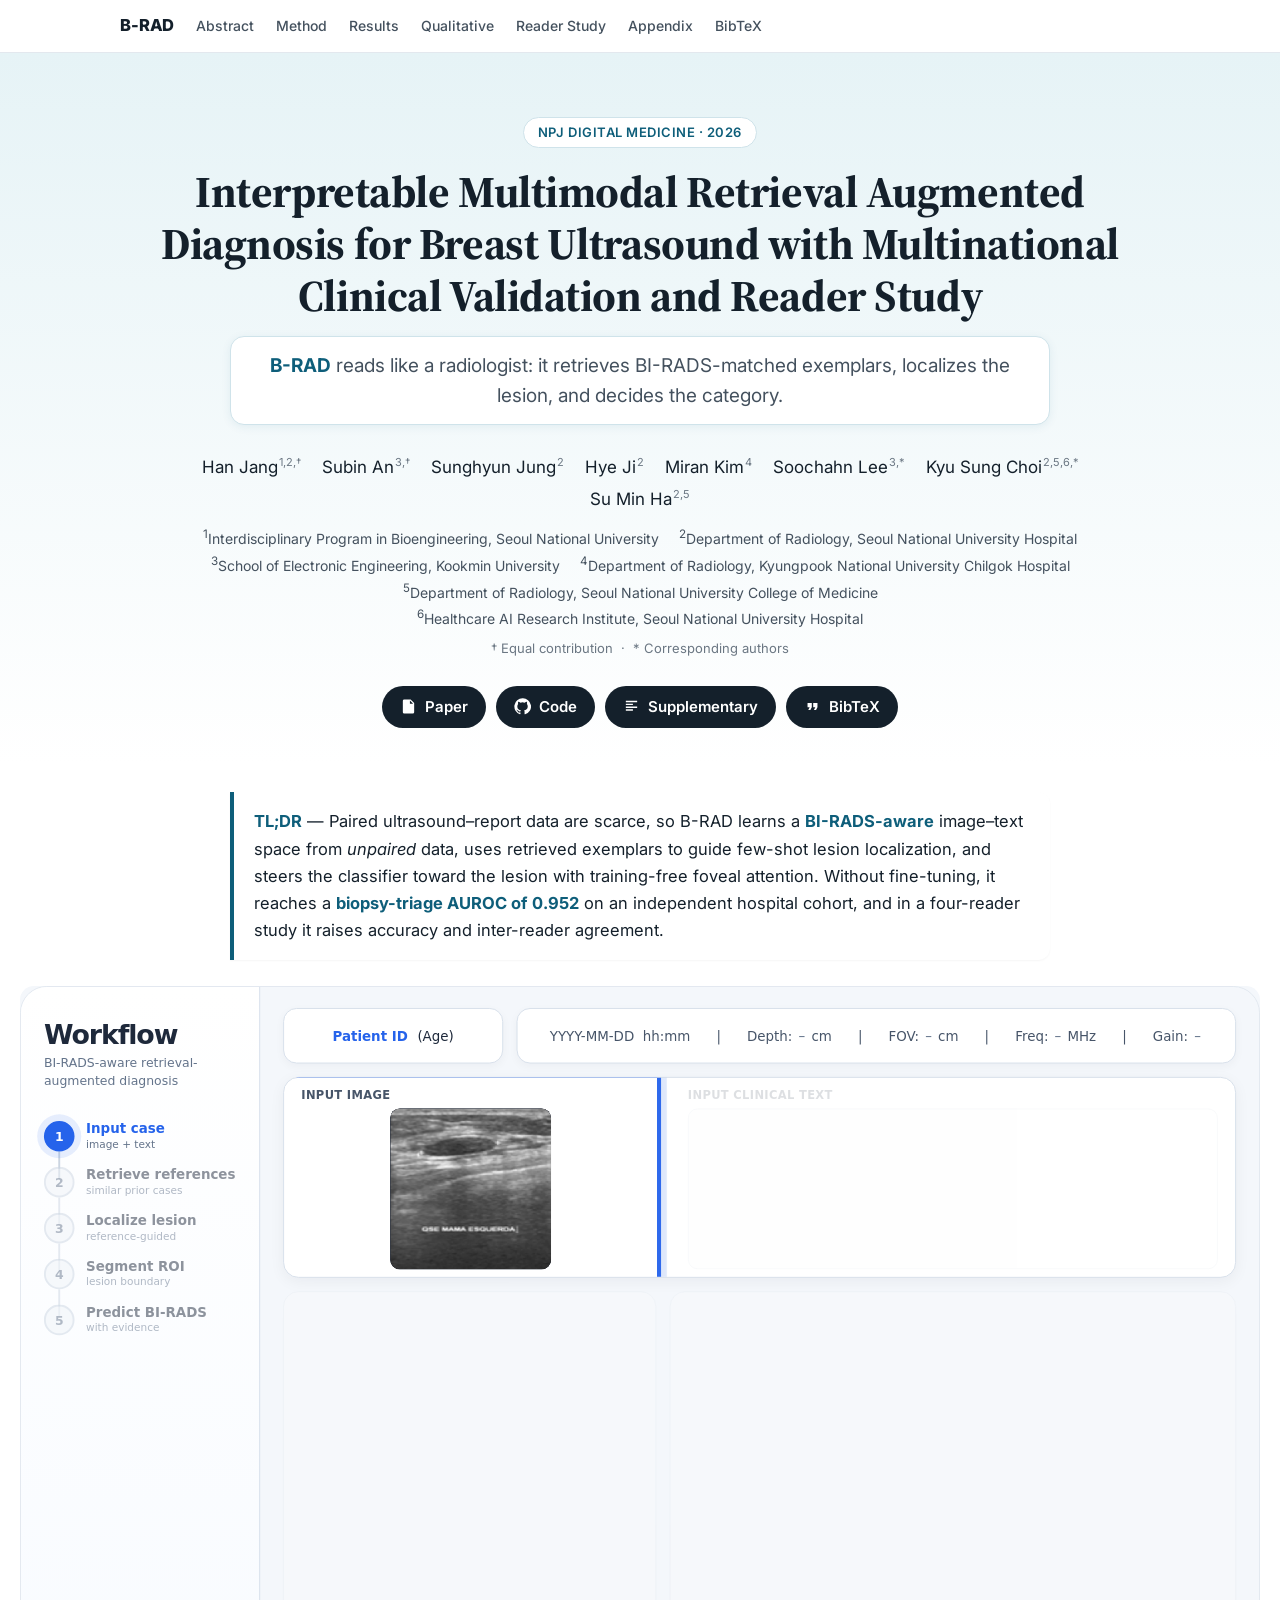
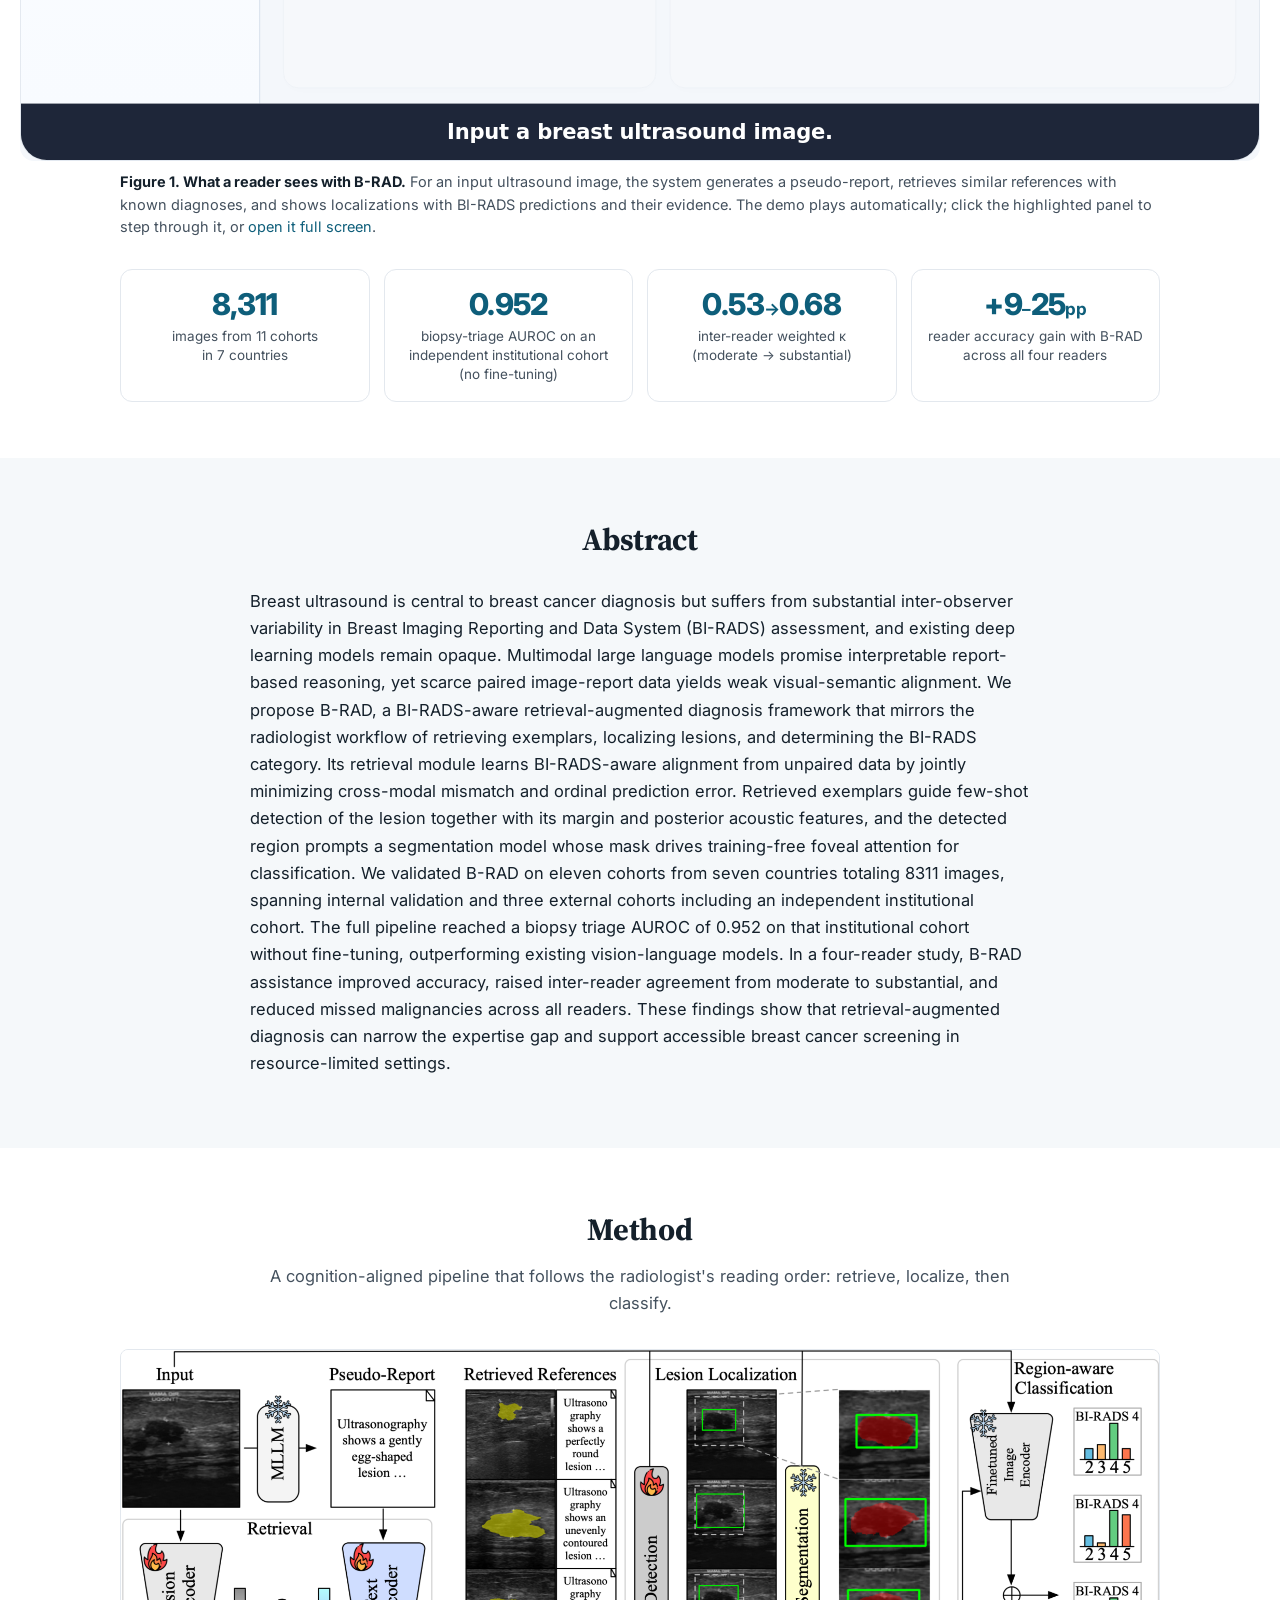
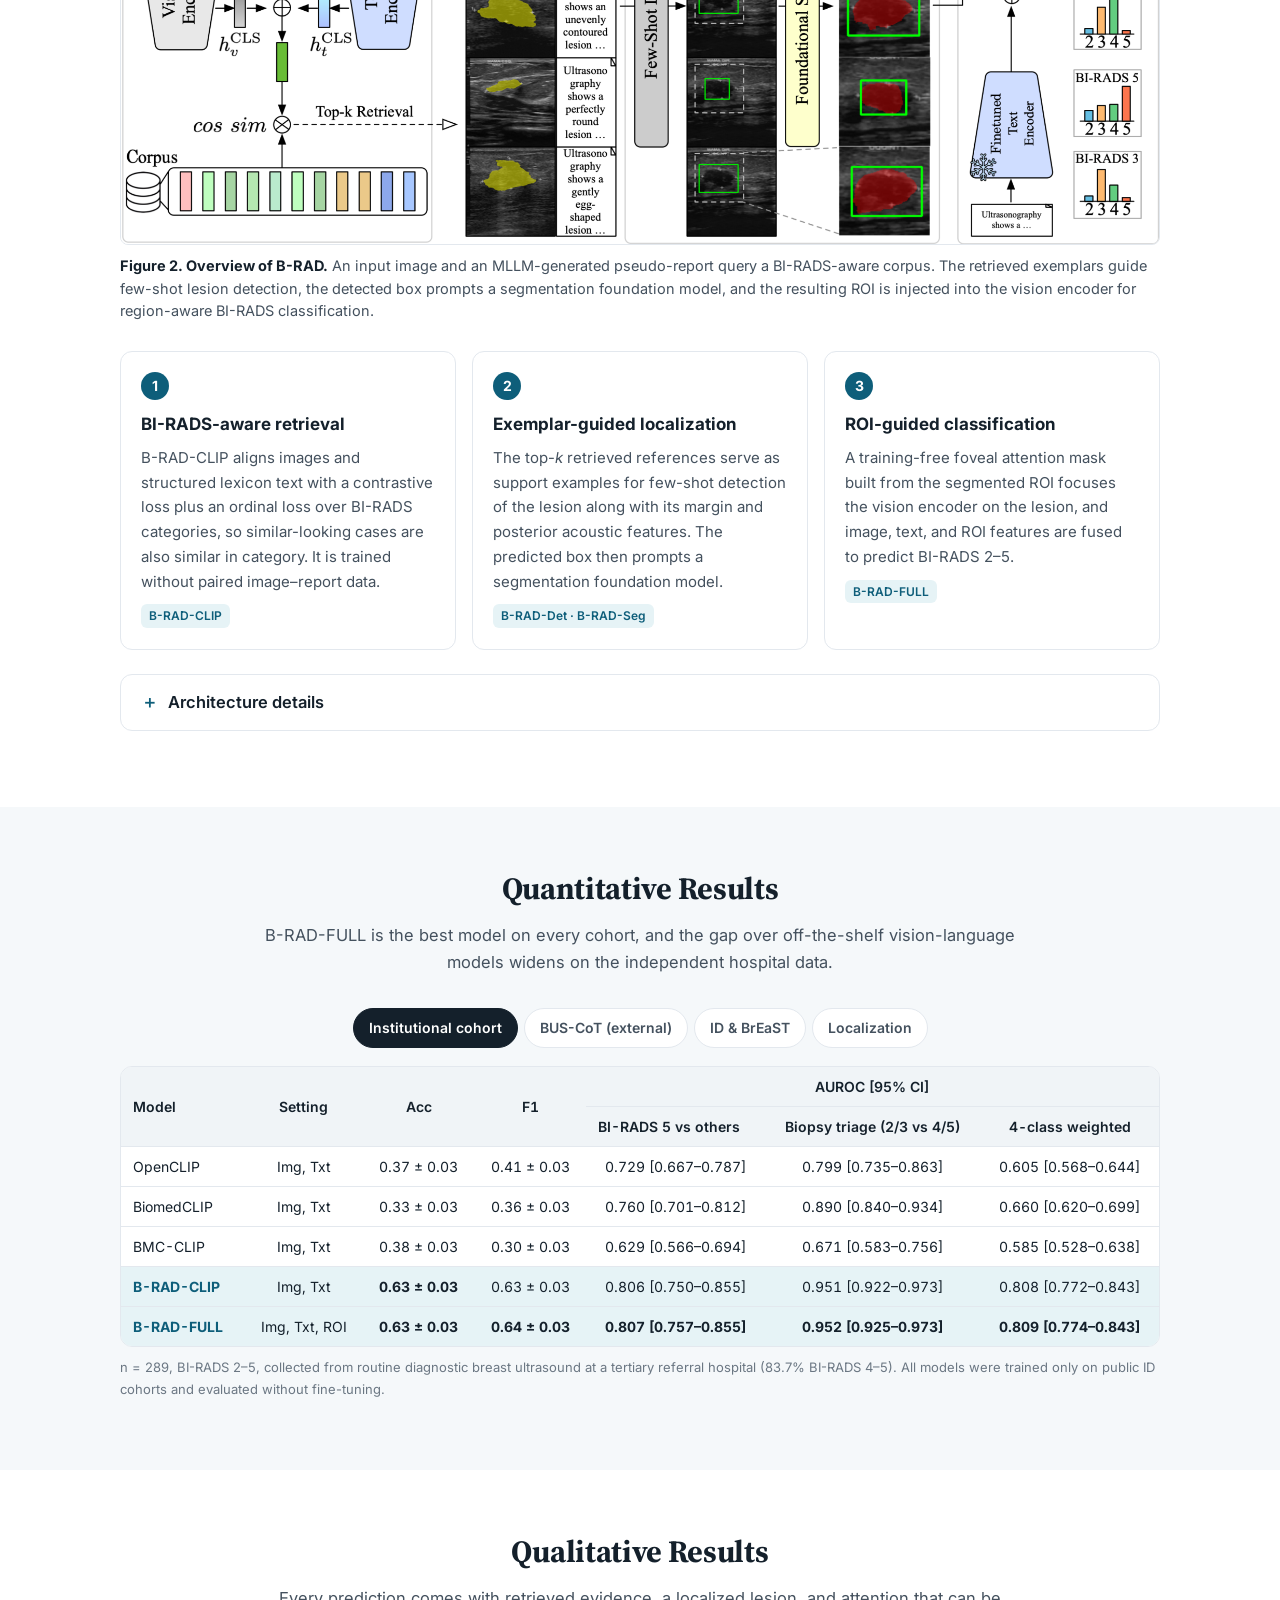
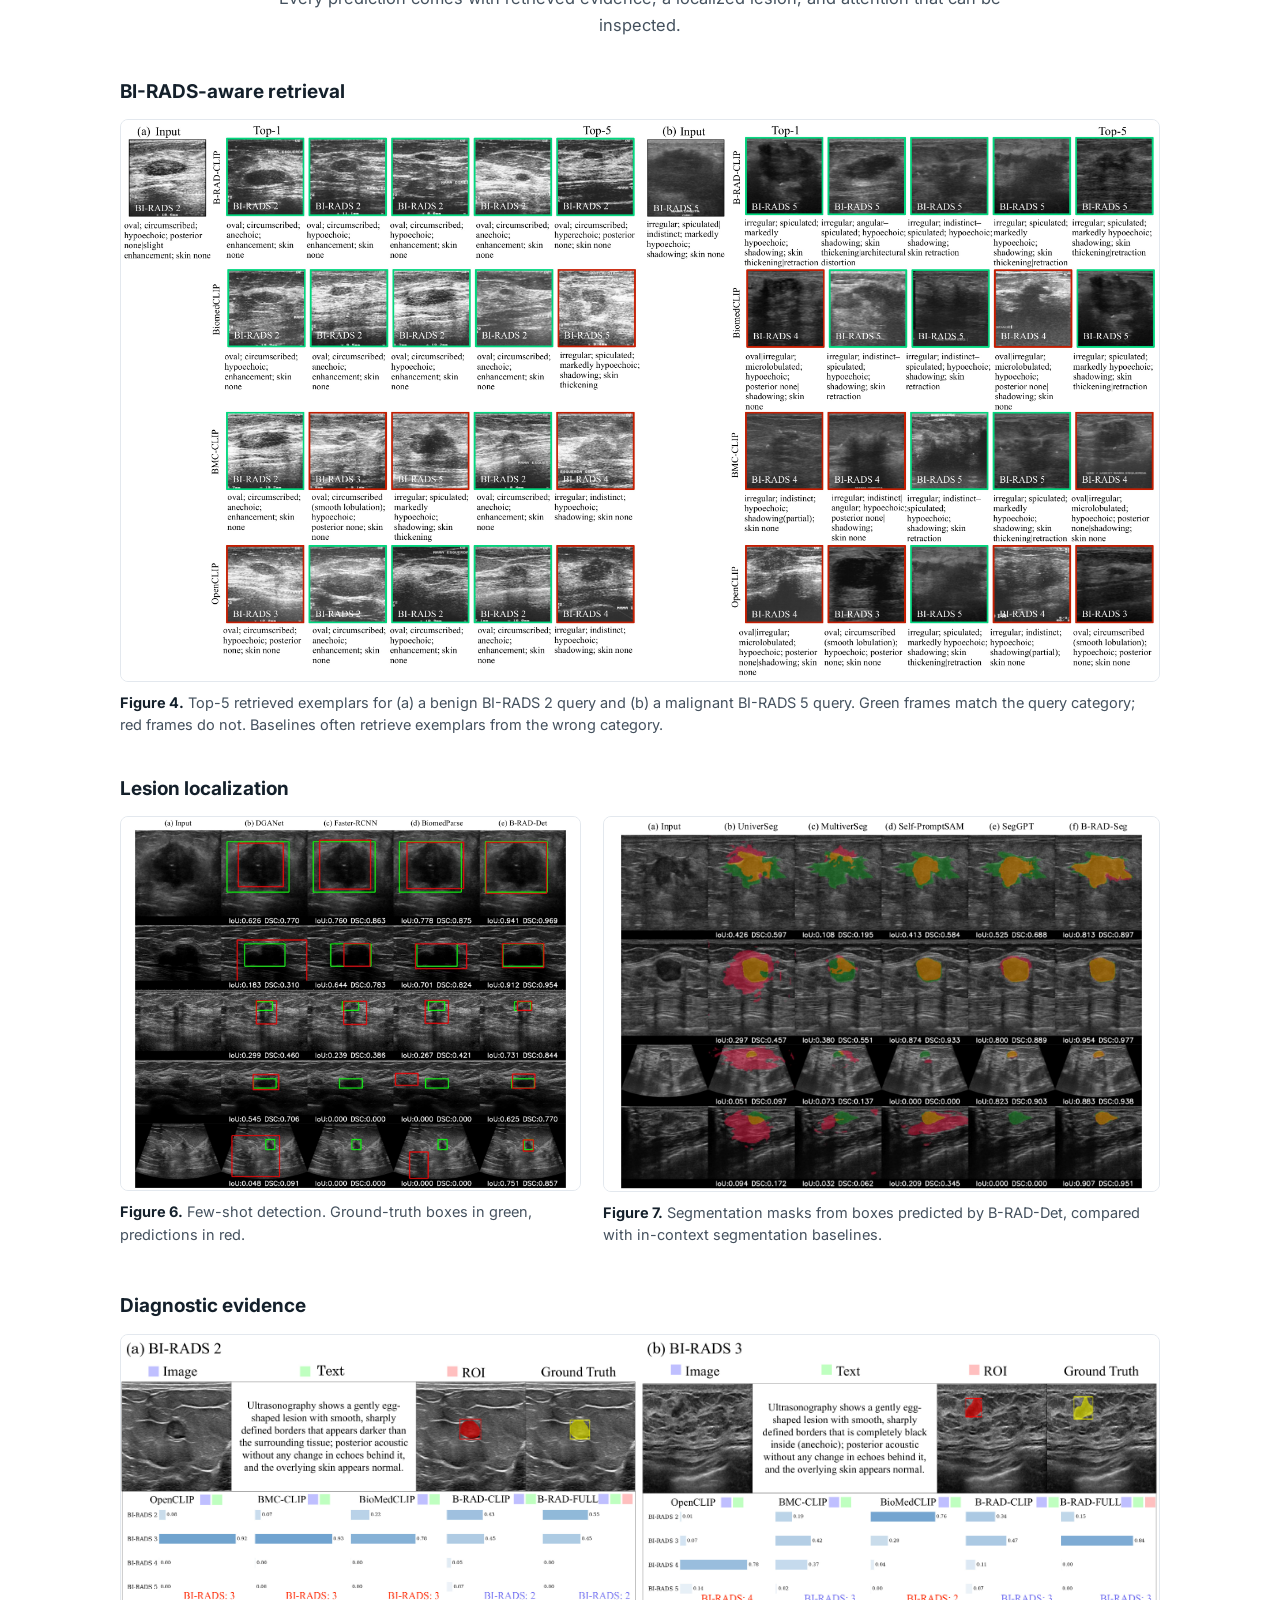
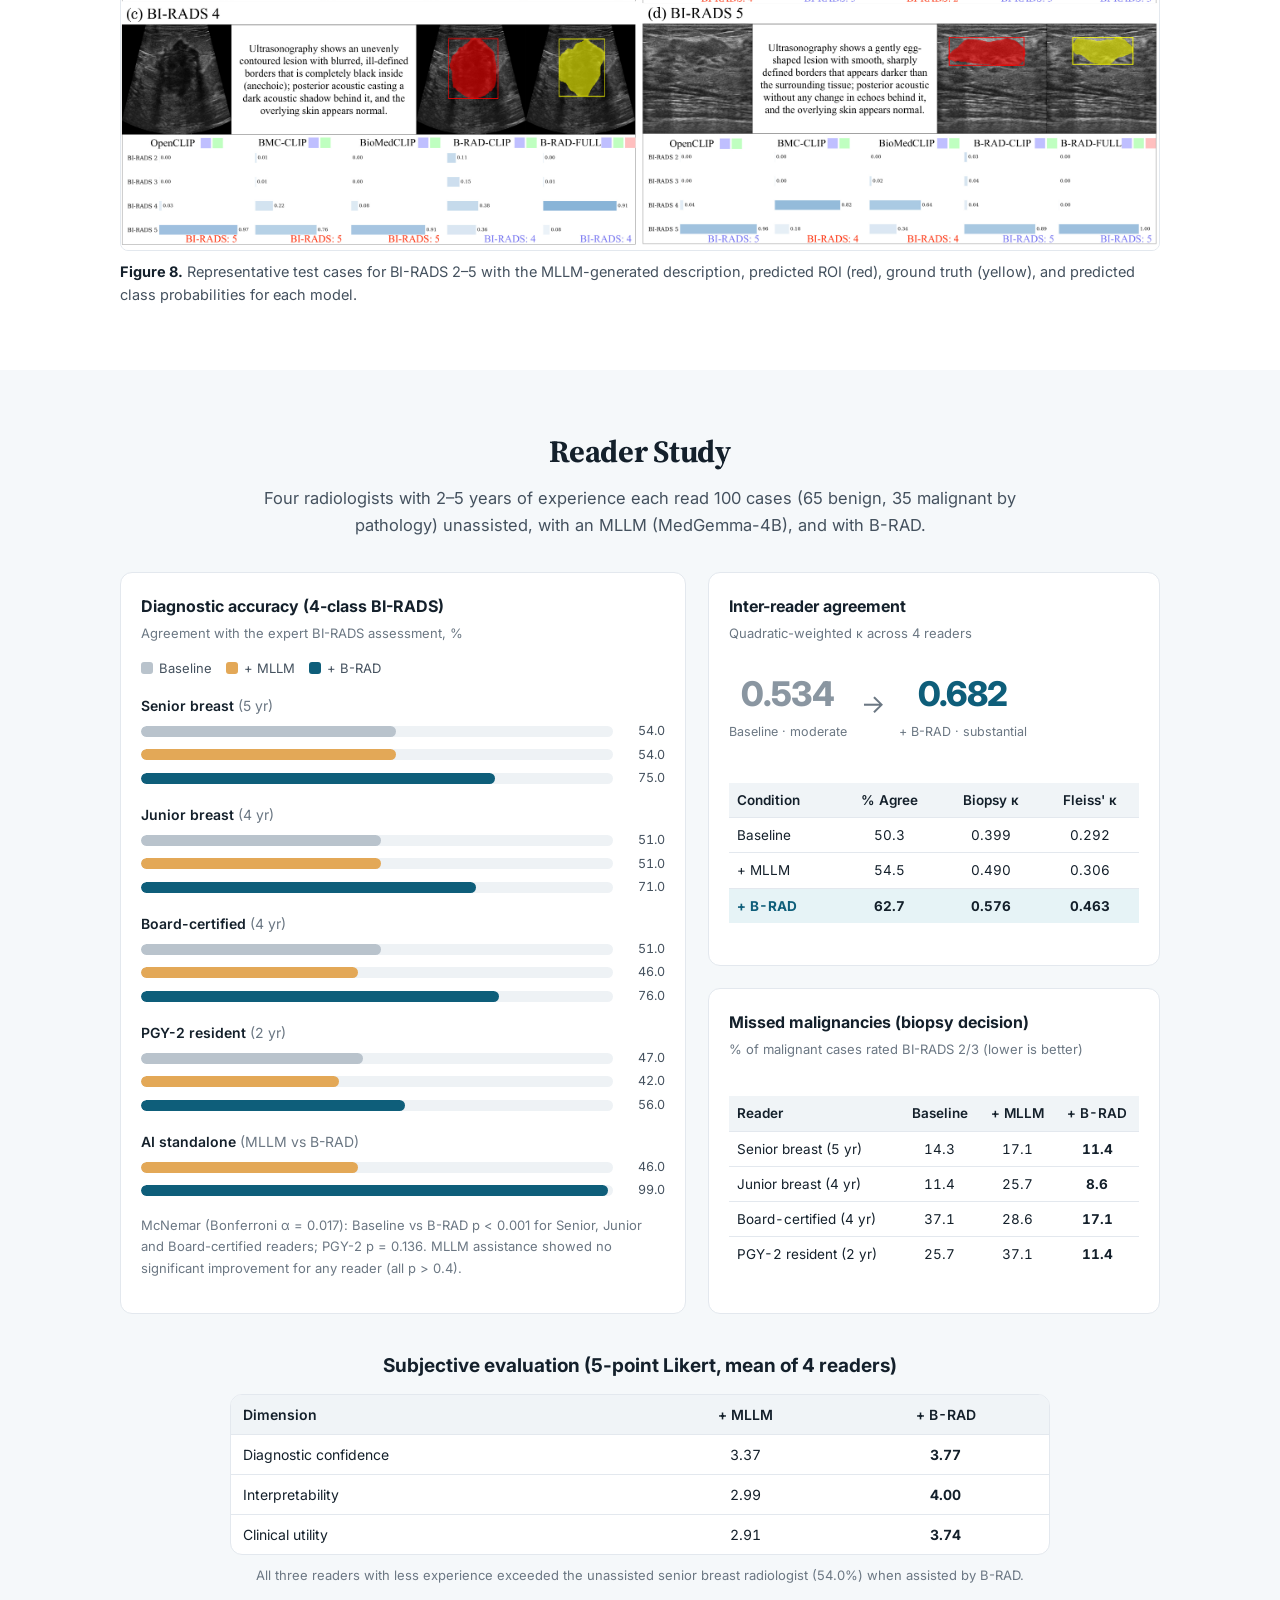
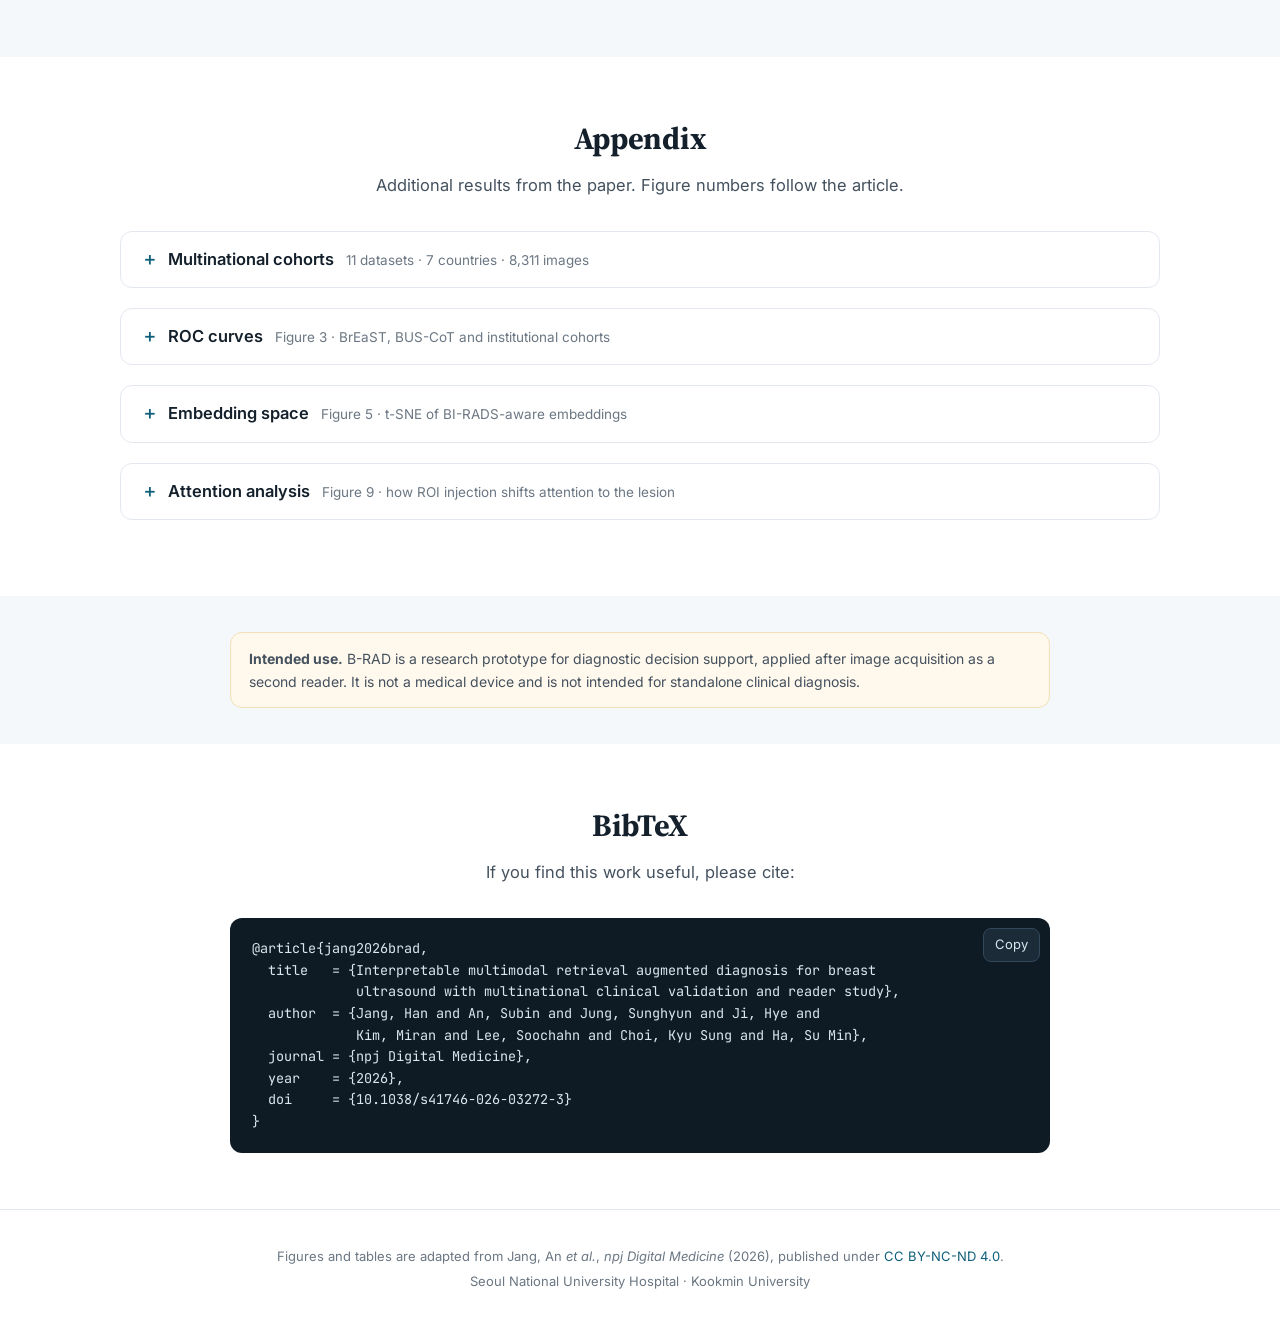
<file: index.html>
<!DOCTYPE html>
<html lang="en">
<head>
  <meta charset="utf-8">
  <meta name="viewport" content="width=device-width, initial-scale=1">
  <meta name="color-scheme" content="light dark">
  <meta name="darkreader-lock">
  <title>B-RAD: Interpretable Multimodal Retrieval Augmented Diagnosis for Breast Ultrasound with Multinational Clinical Validation and Reader Study</title>
  <meta name="description" content="B-RAD is a BI-RADS-aware retrieval-augmented diagnosis framework for breast ultrasound, validated on eleven cohorts from seven countries (8311 images) and in a four-reader study. npj Digital Medicine (2026).">
  <meta name="keywords" content="B-RAD, breast ultrasound, BI-RADS, retrieval-augmented diagnosis, multimodal, vision-language model, reader study, medical AI">
  <!-- Google Scholar / Highwire tags -->
  <meta name="citation_title" content="Interpretable multimodal retrieval augmented diagnosis for breast ultrasound with multinational clinical validation and reader study">
  <meta name="citation_author" content="Jang, Han">
  <meta name="citation_author" content="An, Subin">
  <meta name="citation_author" content="Jung, Sunghyun">
  <meta name="citation_author" content="Ji, Hye">
  <meta name="citation_author" content="Kim, Miran">
  <meta name="citation_author" content="Lee, Soochahn">
  <meta name="citation_author" content="Choi, Kyu Sung">
  <meta name="citation_author" content="Ha, Su Min">
  <meta name="citation_journal_title" content="npj Digital Medicine">
  <meta name="citation_publication_date" content="2026">
  <meta name="citation_doi" content="10.1038/s41746-026-03272-3">
  <meta name="citation_publisher" content="Springer Nature">
  <!-- Open Graph / social preview -->
  <meta property="og:type" content="article">
  <meta property="og:site_name" content="B-RAD">
  <meta property="og:title" content="B-RAD: Interpretable Multimodal Retrieval Augmented Diagnosis for Breast Ultrasound with Multinational Clinical Validation and Reader Study">
  <meta property="og:description" content="B-RAD is a BI-RADS-aware retrieval-augmented diagnosis framework for breast ultrasound, validated on eleven cohorts from seven countries (8311 images) and in a four-reader study. npj Digital Medicine (2026).">
  <meta property="og:url" content="https://ailab.kookmin.ac.kr/B-RAD-project-page/">
  <meta property="og:image" content="https://ailab.kookmin.ac.kr/B-RAD-project-page/static/images/og_image.jpg">
  <meta name="twitter:card" content="summary_large_image">
  <meta name="twitter:title" content="B-RAD: Interpretable Multimodal Retrieval Augmented Diagnosis for Breast Ultrasound with Multinational Clinical Validation and Reader Study">
  <meta name="twitter:description" content="B-RAD is a BI-RADS-aware retrieval-augmented diagnosis framework for breast ultrasound, validated on eleven cohorts from seven countries (8311 images) and in a four-reader study. npj Digital Medicine (2026).">
  <meta name="twitter:image" content="https://ailab.kookmin.ac.kr/B-RAD-project-page/static/images/og_image.jpg">
  <script type="application/ld+json">
{
  "@context": "https://schema.org",
  "@type": "ScholarlyArticle",
  "headline": "Interpretable multimodal retrieval augmented diagnosis for breast ultrasound with multinational clinical validation and reader study",
  "name": "Interpretable multimodal retrieval augmented diagnosis for breast ultrasound with multinational clinical validation and reader study",
  "alternateName": "B-RAD",
  "author": [
    {
      "@type": "Person",
      "name": "Han Jang"
    },
    {
      "@type": "Person",
      "name": "Subin An"
    },
    {
      "@type": "Person",
      "name": "Sunghyun Jung"
    },
    {
      "@type": "Person",
      "name": "Hye Ji"
    },
    {
      "@type": "Person",
      "name": "Miran Kim"
    },
    {
      "@type": "Person",
      "name": "Soochahn Lee"
    },
    {
      "@type": "Person",
      "name": "Kyu Sung Choi"
    },
    {
      "@type": "Person",
      "name": "Su Min Ha"
    }
  ],
  "datePublished": "2026",
  "isPartOf": {
    "@type": "Periodical",
    "name": "npj Digital Medicine"
  },
  "sameAs": "https://doi.org/10.1038/s41746-026-03272-3",
  "url": "https://ailab.kookmin.ac.kr/B-RAD-project-page/",
  "image": "https://ailab.kookmin.ac.kr/B-RAD-project-page/static/images/og_image.jpg",
  "keywords": "breast ultrasound, BI-RADS, retrieval-augmented diagnosis, vision-language model, reader study"
}
  </script>
  <link rel="icon" type="image/svg+xml" href="static/images/favicon.svg">
  <link rel="icon" type="image/png" sizes="32x32" href="static/images/favicon-32.png">
  <link rel="apple-touch-icon" sizes="180x180" href="static/images/favicon-180.png">
  <meta name="theme-color" content="#0e5e7a">
  <link rel="preconnect" href="https://fonts.googleapis.com">
  <link rel="preconnect" href="https://fonts.gstatic.com" crossorigin>
  <link href="https://fonts.googleapis.com/css2?family=Inter:wght@400;500;600;700;800&family=Source+Serif+4:opsz,wght@8..60,600;8..60,700&family=JetBrains+Mono:wght@400&display=swap" rel="stylesheet">
  <link rel="stylesheet" href="static/css/style.css?v=10">
</head>
<body>

<nav class="topnav">
  <div class="container">
    <a class="brand" href="#top">B-RAD</a>
    <a class="navlink" href="#abstract">Abstract</a>
    <a class="navlink" href="#method">Method</a>
    <a class="navlink" href="#results">Results</a>
    <a class="navlink" href="#qualitative">Qualitative</a>
    <a class="navlink" href="#reader">Reader Study</a>
    <a class="navlink" href="#appendix">Appendix</a>
    <a class="navlink" href="#bibtex">BibTeX</a>
  </div>
</nav>

<header class="hero" id="top">
  <div class="container">
    <div class="venue">npj Digital Medicine · 2026</div>
    <h1>Interpretable Multimodal Retrieval Augmented Diagnosis for Breast Ultrasound with Multinational Clinical Validation and Reader Study</h1>
    <p class="subtitle"><b class="brad" style="color:var(--accent)">B-RAD</b> reads like a radiologist: it retrieves BI-RADS-matched exemplars, localizes the lesion, and decides the category.</p>

    <div class="authors">
      <span>Han Jang<sup>1,2,†</sup></span>
      <span>Subin An<sup>3,†</sup></span>
      <span>Sunghyun Jung<sup>2</sup></span>
      <span>Hye Ji<sup>2</sup></span>
      <span>Miran Kim<sup>4</sup></span>
      <span>Soochahn Lee<sup>3,*</sup></span>
      <span>Kyu Sung Choi<sup>2,5,6,*</sup></span>
      <span>Su Min Ha<sup>2,5</sup></span>
    </div>
    <div class="affils">
      <span><sup>1</sup>Interdisciplinary Program in Bioengineering, Seoul National University</span>
      <span><sup>2</sup>Department of Radiology, Seoul National University Hospital</span>
      <span><sup>3</sup>School of Electronic Engineering, Kookmin University</span>
      <span><sup>4</sup>Department of Radiology, Kyungpook National University Chilgok Hospital</span>
      <span><sup>5</sup>Department of Radiology, Seoul National University College of Medicine</span>
      <span><sup>6</sup>Healthcare AI Research Institute, Seoul National University Hospital</span>
    </div>
    <div class="notes">† Equal contribution &nbsp;·&nbsp; * Corresponding authors</div>

    <div class="buttons">
      <a class="btn" href="https://doi.org/10.1038/s41746-026-03272-3" target="_blank" rel="noopener">
        <svg viewBox="0 0 24 24"><path d="M6 2h9l5 5v13a2 2 0 0 1-2 2H6a2 2 0 0 1-2-2V4a2 2 0 0 1 2-2zm8 1.5V8h4.5L14 3.5zM8 12h8v1.6H8V12zm0 3.4h8V17H8v-1.6zm0-6.8h4v1.6H8V8.6z"/></svg>
        Paper
      </a>
      <a class="btn" href="https://github.com/snuh-rad-aicon/B-RAD" target="_blank" rel="noopener">
        <svg viewBox="0 0 24 24"><path d="M12 .5a11.5 11.5 0 0 0-3.64 22.41c.58.1.79-.25.79-.56v-2c-3.2.7-3.88-1.37-3.88-1.37-.53-1.33-1.28-1.69-1.28-1.69-1.05-.71.08-.7.08-.7 1.16.08 1.77 1.19 1.77 1.19 1.03 1.77 2.71 1.26 3.37.96.1-.75.4-1.26.73-1.55-2.56-.29-5.25-1.28-5.25-5.68 0-1.26.45-2.28 1.19-3.09-.12-.29-.52-1.46.11-3.05 0 0 .97-.31 3.17 1.18a11 11 0 0 1 5.77 0c2.2-1.49 3.17-1.18 3.17-1.18.63 1.59.23 2.76.11 3.05.74.81 1.19 1.83 1.19 3.09 0 4.41-2.7 5.38-5.27 5.67.41.36.78 1.06.78 2.14v3.17c0 .31.21.67.8.56A11.5 11.5 0 0 0 12 .5z"/></svg>
        Code
      </a>
      <a class="btn" href="https://doi.org/10.1038/s41746-026-03272-3" target="_blank" rel="noopener">
        <svg viewBox="0 0 24 24"><path d="M4 4h16v2H4V4zm0 4h10v2H4V8zm0 4h16v2H4v-2zm0 4h10v2H4v-2z"/></svg>
        Supplementary
      </a>
      <a class="btn" href="#bibtex">
        <svg viewBox="0 0 24 24"><path d="M6 17h3l2-4V7H5v6h3l-2 4zm8 0h3l2-4V7h-6v6h3l-2 4z"/></svg>
        BibTeX
      </a>
    </div>
  </div>
</header>

<!-- Teaser -->
<section style="padding-top:28px">
  <div class="container">
    <div class="tldr">
      <b>TL;DR</b> — Paired ultrasound–report data are scarce, so B-RAD learns a <b>BI-RADS-aware</b> image–text space from
      <i>unpaired</i> data, uses retrieved exemplars to guide few-shot lesion localization, and steers the classifier toward the lesion with
      training-free foveal attention. Without fine-tuning, it reaches a <b>biopsy-triage AUROC of 0.952</b> on an independent hospital cohort,
      and in a four-reader study it raises accuracy and inter-reader agreement.
    </div>
  </div>
  <div class="container" style="max-width:1336px">
    <figure class="teaser">
      <div class="demo-wrap" id="demo-wrap" style="position:relative;width:100%;max-width:1296px;margin:0 auto;aspect-ratio:1296/810;overflow:hidden">
        <iframe id="demo-frame" src="demo/index.html?embed" title="B-RAD interactive demo" scrolling="no"
          width="1296" height="810" style="position:absolute;top:0;left:0;width:1296px;height:810px;border:0;transform-origin:0 0"></iframe>
      </div>
      <figcaption><b>Figure 1. What a reader sees with B-RAD.</b> For an input ultrasound image, the system generates a pseudo-report, retrieves
        similar references with known diagnoses, and shows localizations with BI-RADS predictions and their evidence.
        The demo plays automatically; click the highlighted panel to step through it, or
        <a href="demo/index.html" target="_blank" rel="noopener">open it full screen</a>.</figcaption>
    </figure>
  </div>
  <div class="container">

    <div class="stats" style="margin-top:30px">
      <div class="stat"><div class="num">8,311</div><div class="lbl">images from 11 cohorts<br>in 7 countries</div></div>
      <div class="stat"><div class="num">0.952</div><div class="lbl">biopsy-triage AUROC on an independent institutional cohort (no fine-tuning)</div></div>
      <div class="stat"><div class="num">0.53<small>→</small>0.68</div><div class="lbl">inter-reader weighted κ<br>(moderate → substantial)</div></div>
      <div class="stat"><div class="num">+9<small>–</small>25<small>pp</small></div><div class="lbl">reader accuracy gain with B-RAD across all four readers</div></div>
    </div>
  </div>
</section>

<!-- Abstract -->
<section class="alt" id="abstract">
  <div class="container narrow">
    <h2>Abstract</h2>
    <p style="margin-top:22px">
      Breast ultrasound is central to breast cancer diagnosis but suffers from substantial inter-observer variability in Breast Imaging Reporting and Data System (BI-RADS) assessment, and existing deep learning models remain opaque. Multimodal large language models promise interpretable report-based reasoning, yet scarce paired image-report data yields weak visual-semantic alignment. We propose B-RAD, a BI-RADS-aware retrieval-augmented diagnosis framework that mirrors the radiologist workflow of retrieving exemplars, localizing lesions, and determining the BI-RADS category. Its retrieval module learns BI-RADS-aware alignment from unpaired data by jointly minimizing cross-modal mismatch and ordinal prediction error. Retrieved exemplars guide few-shot detection of the lesion together with its margin and posterior acoustic features, and the detected region prompts a segmentation model whose mask drives training-free foveal attention for classification. We validated B-RAD on eleven cohorts from seven countries totaling 8311 images, spanning internal validation and three external cohorts including an independent institutional cohort. The full pipeline reached a biopsy triage AUROC of 0.952 on that institutional cohort without fine-tuning, outperforming existing vision-language models. In a four-reader study, B-RAD assistance improved accuracy, raised inter-reader agreement from moderate to substantial, and reduced missed malignancies across all readers. These findings show that retrieval-augmented diagnosis can narrow the expertise gap and support accessible breast cancer screening in resource-limited settings.
    </p>
  </div>
</section>

<!-- Method -->
<section id="method">
  <div class="container">
    <h2>Method</h2>
    <p class="section-lead">A cognition-aligned pipeline that follows the radiologist's reading order: retrieve, localize, then classify.</p>
    <figure>
      <img src="static/images/fig2_overview.png" alt="B-RAD pipeline: retrieval, few-shot detection and foundational segmentation, region-aware classification" loading="lazy">
      <figcaption><b>Figure 2. Overview of B-RAD.</b> An input image and an MLLM-generated pseudo-report query a BI-RADS-aware corpus.
        The retrieved exemplars guide few-shot lesion detection, the detected box prompts a segmentation foundation model, and the
        resulting ROI is injected into the vision encoder for region-aware BI-RADS classification.</figcaption>
    </figure>

    <div class="steps">
      <div class="step">
        <div class="idx">1</div>
        <h4>BI-RADS-aware retrieval</h4>
        <p>B-RAD-CLIP aligns images and structured lexicon text with a contrastive loss plus an ordinal loss over BI-RADS categories,
          so similar-looking cases are also similar in category. It is trained without paired image–report data.</p>
        <span class="tag">B-RAD-CLIP</span>
      </div>
      <div class="step">
        <div class="idx">2</div>
        <h4>Exemplar-guided localization</h4>
        <p>The top-<i>k</i> retrieved references serve as support examples for few-shot detection of the lesion along with its margin
          and posterior acoustic features. The predicted box then prompts a segmentation foundation model.</p>
        <span class="tag">B-RAD-Det · B-RAD-Seg</span>
      </div>
      <div class="step">
        <div class="idx">3</div>
        <h4>ROI-guided classification</h4>
        <p>A training-free foveal attention mask built from the segmented ROI focuses the vision encoder on the lesion, and image,
          text, and ROI features are fused to predict BI-RADS 2–5.</p>
        <span class="tag">B-RAD-FULL</span>
      </div>
    </div>

    <details class="more">
      <summary>Architecture details</summary>
      <div class="inner">
        <div class="two">
          <figure class="fig-pad">
            <img src="static/images/arch_clip_full.png" alt="Architecture of B-RAD-CLIP and B-RAD-FULL" loading="lazy">
            <figcaption><b>B-RAD-CLIP and B-RAD-FULL.</b> (a) Contrastive and ordinal learning with visual prompts.
              (b) ROI-derived foveal mask injected into multi-head self-attention, fused with text features for classification.</figcaption>
          </figure>
          <figure class="fig-pad">
            <img src="static/images/arch_detection.png" alt="Retrieval-guided few-shot detection module" loading="lazy">
            <figcaption><b>Retrieval-guided few-shot detection.</b> Soft prompts learned from the reference (tight box, margin, shadow,
              background) condition the detection head on the target image.</figcaption>
          </figure>
        </div>
      </div>
    </details>
  </div>
</section>

<!-- Results -->
<section class="alt" id="results">
  <div class="container">
    <h2>Quantitative Results</h2>
    <p class="section-lead">B-RAD-FULL is the best model on every cohort, and the gap over off-the-shelf vision-language models widens on the independent hospital data.</p>

    <div class="tabs" role="tablist">
      <button class="tab" role="tab" aria-selected="true" data-panel="t-inst">Institutional cohort</button>
      <button class="tab" role="tab" aria-selected="false" data-panel="t-cot">BUS-CoT (external)</button>
      <button class="tab" role="tab" aria-selected="false" data-panel="t-main">ID &amp; BrEaST</button>
      <button class="tab" role="tab" aria-selected="false" data-panel="t-loc">Localization</button>
    </div>

    <div class="panel" id="t-inst">
      <div class="table-wrap">
        <table>
          <thead>
            <tr><th rowspan="2">Model</th><th rowspan="2">Setting</th><th rowspan="2">Acc</th><th rowspan="2">F1</th><th colspan="3">AUROC [95% CI]</th></tr>
            <tr><th>BI-RADS 5 vs others</th><th>Biopsy triage (2/3 vs 4/5)</th><th>4-class weighted</th></tr>
          </thead>
          <tbody>
            <tr><td>OpenCLIP</td><td>Img, Txt</td><td>0.37 ± 0.03</td><td>0.41 ± 0.03</td><td>0.729 [0.667–0.787]</td><td>0.799 [0.735–0.863]</td><td>0.605 [0.568–0.644]</td></tr>
            <tr><td>BiomedCLIP</td><td>Img, Txt</td><td>0.33 ± 0.03</td><td>0.36 ± 0.03</td><td>0.760 [0.701–0.812]</td><td>0.890 [0.840–0.934]</td><td>0.660 [0.620–0.699]</td></tr>
            <tr><td>BMC-CLIP</td><td>Img, Txt</td><td>0.38 ± 0.03</td><td>0.30 ± 0.03</td><td>0.629 [0.566–0.694]</td><td>0.671 [0.583–0.756]</td><td>0.585 [0.528–0.638]</td></tr>
            <tr class="ours"><td>B-RAD-CLIP</td><td>Img, Txt</td><td class="best">0.63 ± 0.03</td><td>0.63 ± 0.03</td><td>0.806 [0.750–0.855]</td><td>0.951 [0.922–0.973]</td><td>0.808 [0.772–0.843]</td></tr>
            <tr class="ours"><td>B-RAD-FULL</td><td>Img, Txt, ROI</td><td class="best">0.63 ± 0.03</td><td class="best">0.64 ± 0.03</td><td class="best">0.807 [0.757–0.855]</td><td class="best">0.952 [0.925–0.973]</td><td class="best">0.809 [0.774–0.843]</td></tr>
          </tbody>
        </table>
      </div>
      <p class="tnote">n = 289, BI-RADS 2–5, collected from routine diagnostic breast ultrasound at a tertiary referral hospital (83.7% BI-RADS 4–5). All models were trained only on public ID cohorts and evaluated without fine-tuning.</p>
    </div>

    <div class="panel" id="t-cot" hidden>
      <div class="table-wrap">
        <table>
          <thead>
            <tr><th rowspan="2">Model</th><th rowspan="2">Setting</th><th rowspan="2">Acc</th><th rowspan="2">F1</th><th colspan="3">AUROC [95% CI]</th></tr>
            <tr><th>BI-RADS 5 vs others</th><th>Biopsy triage (2/3 vs 4/5)</th><th>4-class weighted</th></tr>
          </thead>
          <tbody>
            <tr><td>OpenCLIP</td><td>Img, Txt</td><td>0.29 ± 0.01</td><td>0.35 ± 0.01</td><td>0.748 [0.719–0.777]</td><td>0.730 [0.711–0.748]</td><td>0.634 [0.620–0.649]</td></tr>
            <tr><td>BiomedCLIP</td><td>Img, Txt</td><td>0.44 ± 0.01</td><td>0.45 ± 0.01</td><td>0.674 [0.640–0.706]</td><td>0.626 [0.606–0.649]</td><td>0.562 [0.544–0.579]</td></tr>
            <tr><td>BMC-CLIP</td><td>Img, Txt</td><td>0.20 ± 0.01</td><td>0.25 ± 0.01</td><td>0.550 [0.513–0.586]</td><td>0.561 [0.541–0.582]</td><td>0.499 [0.484–0.513]</td></tr>
            <tr class="ours"><td>B-RAD-CLIP</td><td>Img, Txt</td><td>0.57 ± 0.01</td><td>0.56 ± 0.01</td><td>0.738 [0.706–0.768]</td><td>0.726 [0.705–0.745]</td><td>0.657 [0.640–0.673]</td></tr>
            <tr class="ours"><td>B-RAD-FULL</td><td>Img, Txt, ROI</td><td class="best">0.67 ± 0.01</td><td class="best">0.64 ± 0.01</td><td class="best">0.824 [0.800–0.845]</td><td class="best">0.799 [0.782–0.815]</td><td class="best">0.732 [0.715–0.747]</td></tr>
          </tbody>
        </table>
      </div>
      <p class="tnote">n = 3,232, multi-center, BI-RADS 2–5. Five-fold ensemble with class-aware decision threshold, evaluated without fine-tuning.</p>
    </div>

    <div class="panel" id="t-main" hidden>
      <div class="table-wrap">
        <table>
          <thead>
            <tr><th rowspan="2">Model</th><th rowspan="2">Setting</th><th colspan="3">ID (5-fold CV)</th><th colspan="3">OOD (BrEaST)</th></tr>
            <tr><th>Acc</th><th>F1</th><th>AUROC</th><th>Acc</th><th>F1</th><th>AUROC</th></tr>
          </thead>
          <tbody>
            <tr class="group"><td colspan="8">Image-only baselines</td></tr>
            <tr><td>BI-RADS_ensemble</td><td>Img</td><td>0.63 ± 0.01</td><td>0.63 ± 0.01</td><td>0.829 ± 0.010</td><td>0.47 ± 0.03</td><td>0.41 ± 0.02</td><td>0.690 ± 0.011</td></tr>
            <tr><td>BRNet</td><td>Img</td><td>0.45 ± 0.03</td><td>0.39 ± 0.03</td><td>0.650 ± 0.025</td><td>0.55 ± 0.04</td><td>0.40 ± 0.04</td><td>0.488 ± 0.013</td></tr>
            <tr><td>EfficientNet-v2-L</td><td>Img</td><td>0.64 ± 0.04</td><td>0.37 ± 0.02</td><td>0.819 ± 0.010</td><td>0.49 ± 0.03</td><td>0.44 ± 0.03</td><td>0.693 ± 0.017</td></tr>
            <tr><td>USFM</td><td>Img</td><td>0.50 ± 0.03</td><td>0.46 ± 0.03</td><td>0.751 ± 0.021</td><td>0.31 ± 0.03</td><td>0.27 ± 0.05</td><td>0.586 ± 0.013</td></tr>
            <tr><td>ViT-B-16</td><td>Img</td><td>0.54 ± 0.04</td><td>0.52 ± 0.03</td><td>0.795 ± 0.012</td><td>0.49 ± 0.06</td><td>0.43 ± 0.04</td><td>0.696 ± 0.023</td></tr>
            <tr><td>ViT-L-16</td><td>Img</td><td>0.62 ± 0.01</td><td>0.63 ± 0.04</td><td>0.824 ± 0.031</td><td>0.53 ± 0.10</td><td>0.46 ± 0.01</td><td>0.716 ± 0.021</td></tr>
            <tr class="group"><td colspan="8">Contrastive vision-language models</td></tr>
            <tr><td>OpenCLIP</td><td>Img</td><td>0.39 ± 0.02</td><td>0.37 ± 0.02</td><td>0.708 ± 0.015</td><td>0.33 ± 0.03</td><td>0.33 ± 0.03</td><td>0.602 ± 0.027</td></tr>
            <tr><td></td><td>Txt</td><td>0.89 ± 0.01</td><td>0.89 ± 0.01</td><td>0.981 ± 0.004</td><td>0.88 ± 0.02</td><td>0.89 ± 0.02</td><td>0.986 ± 0.004</td></tr>
            <tr><td></td><td>Img, Txt</td><td>0.90 ± 0.01</td><td>0.90 ± 0.01</td><td>0.984 ± 0.004</td><td>0.87 ± 0.02</td><td>0.87 ± 0.02</td><td>0.982 ± 0.004</td></tr>
            <tr><td>BMC-CLIP</td><td>Img</td><td>0.35 ± 0.02</td><td>0.35 ± 0.02</td><td>0.689 ± 0.016</td><td>0.27 ± 0.03</td><td>0.22 ± 0.03</td><td>0.539 ± 0.024</td></tr>
            <tr><td></td><td>Txt</td><td>0.89 ± 0.01</td><td>0.89 ± 0.01</td><td>0.978 ± 0.005</td><td>0.87 ± 0.02</td><td>0.87 ± 0.02</td><td>0.981 ± 0.005</td></tr>
            <tr><td></td><td>Img, Txt</td><td>0.91 ± 0.01</td><td>0.91 ± 0.01</td><td>0.986 ± 0.003</td><td>0.86 ± 0.02</td><td>0.86 ± 0.02</td><td>0.973 ± 0.006</td></tr>
            <tr><td>BiomedCLIP</td><td>Img</td><td>0.45 ± 0.02</td><td>0.43 ± 0.02</td><td>0.747 ± 0.014</td><td>0.35 ± 0.05</td><td>0.33 ± 0.06</td><td>0.647 ± 0.015</td></tr>
            <tr><td></td><td>Txt</td><td>0.89 ± 0.01</td><td>0.89 ± 0.02</td><td>0.982 ± 0.004</td><td>0.85 ± 0.02</td><td>0.85 ± 0.02</td><td>0.971 ± 0.008</td></tr>
            <tr><td></td><td>Img, Txt</td><td>0.92 ± 0.01</td><td>0.92 ± 0.01</td><td>0.988 ± 0.003</td><td>0.86 ± 0.02</td><td>0.86 ± 0.02</td><td>0.969 ± 0.008</td></tr>
            <tr class="group"><td colspan="8">Ours</td></tr>
            <tr class="ours"><td>B-RAD-CLIP</td><td>Img</td><td>0.78 ± 0.02</td><td>0.78 ± 0.02</td><td>0.944 ± 0.007</td><td>0.81 ± 0.02</td><td>0.81 ± 0.02</td><td>0.965 ± 0.010</td></tr>
            <tr class="ours"><td></td><td>Txt</td><td>0.90 ± 0.01</td><td>0.90 ± 0.01</td><td>0.987 ± 0.003</td><td>0.88 ± 0.02</td><td>0.89 ± 0.02</td><td>0.990 ± 0.003</td></tr>
            <tr class="ours"><td></td><td>Img, Txt</td><td>0.94 ± 0.01</td><td>0.94 ± 0.01</td><td>0.993 ± 0.002</td><td>0.92 ± 0.02</td><td>0.92 ± 0.02</td><td>0.992 ± 0.002</td></tr>
            <tr class="ours"><td>B-RAD-FULL</td><td>Img, Txt, ROI</td><td class="best">0.95 ± 0.01</td><td class="best">0.95 ± 0.01</td><td class="best">0.995 ± 0.002</td><td class="best">0.93 ± 0.01</td><td class="best">0.93 ± 0.01</td><td class="best">0.996 ± 0.001</td></tr>
          </tbody>
        </table>
      </div>
      <p class="tnote">ID: mean ± SD over five-fold cross-validation. OOD: five-fold ensemble, ± bootstrap SD (1,000 iterations).</p>
    </div>

    <div class="panel" id="t-loc" hidden>
      <div class="table-wrap">
        <table>
          <thead>
            <tr><th rowspan="2">Task</th><th rowspan="2">Model</th><th colspan="2">ID</th><th colspan="2">OOD (BrEaST/STU/UDIAT)</th><th colspan="2">OOD (BUS-CoT)</th></tr>
            <tr><th>mDSC</th><th>mIoU</th><th>mDSC</th><th>mIoU</th><th>mDSC</th><th>mIoU</th></tr>
          </thead>
          <tbody>
            <tr class="group"><td colspan="8">Detection · 0-shot</td></tr>
            <tr><td>Det</td><td>DGANet</td><td>0.773 ± 0.020</td><td>0.690 ± 0.022</td><td>0.695 ± 0.013</td><td>0.616 ± 0.012</td><td>0.664 ± 0.009</td><td>0.593 ± 0.008</td></tr>
            <tr><td>Det</td><td>Faster-RCNN</td><td>0.843 ± 0.008</td><td>0.770 ± 0.007</td><td>0.704 ± 0.012</td><td>0.622 ± 0.010</td><td>0.719 ± 0.008</td><td>0.642 ± 0.007</td></tr>
            <tr><td>Det</td><td>BiomedParse</td><td>0.818 ± 0.005</td><td>0.735 ± 0.007</td><td>0.767 ± 0.014</td><td>0.680 ± 0.017</td><td>0.726 ± 0.000</td><td>0.641 ± 0.000</td></tr>
            <tr class="ours"><td>Det</td><td>B-RAD-Det</td><td>0.862 ± 0.003</td><td>0.788 ± 0.003</td><td>0.791 ± 0.007</td><td>0.703 ± 0.008</td><td>0.760 ± 0.005</td><td>0.682 ± 0.004</td></tr>
            <tr class="group"><td colspan="8">Detection · k-shot (k = 4)</td></tr>
            <tr><td>Det</td><td>Self-Prompt SAM</td><td>0.456 ± 0.013</td><td>0.372 ± 0.012</td><td>0.565 ± 0.019</td><td>0.478 ± 0.019</td><td>0.443 ± 0.002</td><td>0.334 ± 0.001</td></tr>
            <tr class="ours"><td>Det</td><td>B-RAD-Det</td><td class="best">0.880 ± 0.003</td><td class="best">0.808 ± 0.004</td><td class="best">0.812 ± 0.004</td><td class="best">0.727 ± 0.005</td><td class="best">0.789 ± 0.006</td><td class="best">0.710 ± 0.006</td></tr>
            <tr class="group"><td colspan="8">Segmentation · k-shot</td></tr>
            <tr><td>Seg</td><td>UniverSeg*</td><td>0.541 ± 0.012</td><td>0.453 ± 0.012</td><td>0.521 ± 0.000</td><td>0.435 ± 0.000</td><td>0.405 ± 0.000</td><td>0.326 ± 0.000</td></tr>
            <tr><td>Seg</td><td>MultiverSeg*</td><td>0.713 ± 0.013</td><td>0.636 ± 0.013</td><td>0.710 ± 0.000</td><td>0.633 ± 0.000</td><td>0.550 ± 0.000</td><td>0.475 ± 0.000</td></tr>
            <tr><td>Seg</td><td>Self-Prompt SAM</td><td>0.437 ± 0.015</td><td>0.360 ± 0.013</td><td>0.555 ± 0.002</td><td>0.469 ± 0.002</td><td>0.393 ± 0.003</td><td>0.295 ± 0.002</td></tr>
            <tr><td>Seg</td><td>SegGPT*</td><td>0.708 ± 0.008</td><td>0.626 ± 0.008</td><td>0.620 ± 0.000</td><td>0.542 ± 0.000</td><td>0.597 ± 0.000</td><td>0.523 ± 0.000</td></tr>
            <tr class="ours"><td>Seg</td><td>B-RAD-Seg</td><td class="best">0.853 ± 0.004</td><td class="best">0.775 ± 0.005</td><td class="best">0.789 ± 0.005</td><td class="best">0.705 ± 0.006</td><td class="best">0.782 ± 0.006</td><td class="best">0.701 ± 0.005</td></tr>
            <tr><td>Seg</td><td><i>GT-based box (upper bound)</i></td><td>0.913 ± 0.011</td><td>0.844 ± 0.017</td><td>0.900 ± 0.014</td><td>0.823 ± 0.023</td><td>0.930 ± 0.001</td><td>0.872 ± 0.001</td></tr>
          </tbody>
        </table>
      </div>
      <p class="tnote">* Publicly released models used frozen. B-RAD-Seg is UltraSAM prompted with boxes predicted by B-RAD-Det.</p>
    </div>

  </div>
</section>

<!-- Qualitative results -->
<section id="qualitative">
  <div class="container">
    <h2>Qualitative Results</h2>
    <p class="section-lead">Every prediction comes with retrieved evidence, a localized lesion, and attention that can be inspected.</p>
    <h3>BI-RADS-aware retrieval</h3>
    <figure>
      <img src="static/images/fig4_retrieval.jpg" alt="Top-5 retrieved exemplars for a BI-RADS 2 and a BI-RADS 5 query" loading="lazy">
      <figcaption><b>Figure 4.</b> Top-5 retrieved exemplars for (a) a benign BI-RADS 2 query and (b) a malignant BI-RADS 5 query.
        Green frames match the query category; red frames do not. Baselines often retrieve exemplars from the wrong category.</figcaption>
    </figure>

    <h3>Lesion localization</h3>
    <div class="pair">
      <figure style="--ar:1.2308">
        <img src="static/images/fig6_detection.jpg" alt="Few-shot lesion detection compared with baselines" loading="lazy">
        <figcaption><b>Figure 6.</b> Few-shot detection. Ground-truth boxes in green, predictions in red.</figcaption>
      </figure>
      <figure style="--ar:1.4848">
        <img src="static/images/fig7_segmentation.jpg" alt="Few-shot segmentation masks compared with baselines" loading="lazy">
        <figcaption><b>Figure 7.</b> Segmentation masks from boxes predicted by B-RAD-Det, compared with in-context segmentation baselines.</figcaption>
      </figure>
    </div>

    <h3>Diagnostic evidence</h3>
    <figure>
  <img src="static/images/fig8_cases.jpg" alt="Representative cases for BI-RADS 2 to 5 with predicted probabilities by model" loading="lazy">
  <figcaption><b>Figure 8.</b> Representative test cases for BI-RADS 2–5 with the MLLM-generated description, predicted ROI (red),
    ground truth (yellow), and predicted class probabilities for each model.</figcaption>
</figure>
  </div>
</section>

<!-- Reader study -->
<section class="alt" id="reader">
  <div class="container">
    <h2>Reader Study</h2>
    <p class="section-lead">Four radiologists with 2–5 years of experience each read 100 cases (65 benign, 35 malignant by pathology) unassisted,
      with an MLLM (MedGemma-4B), and with B-RAD.</p>

    <div class="reader-grid">
      <div class="card">
        <h4>Diagnostic accuracy (4-class BI-RADS)</h4>
        <div class="sub">Agreement with the expert BI-RADS assessment, %</div>
        <div class="legend"><span><i class="c-base"></i>Baseline</span><span><i class="c-mllm"></i>+ MLLM</span><span><i class="c-brad"></i>+ B-RAD</span></div>
        <div id="acc-bars"></div>
        <p class="tnote" style="margin-top:6px">McNemar (Bonferroni α = 0.017): Baseline vs B-RAD p &lt; 0.001 for Senior, Junior and Board-certified readers; PGY-2 p = 0.136.
          MLLM assistance showed no significant improvement for any reader (all p &gt; 0.4).</p>
      </div>

      <div class="reader-side">
        <div class="card">
          <h4>Inter-reader agreement</h4>
          <div class="sub">Quadratic-weighted κ across 4 readers</div>
          <div class="kappa">
            <div class="from"><div class="big">0.534</div><small>Baseline · moderate</small></div>
            <div class="arrow">→</div>
            <div class="to"><div class="big">0.682</div><small>+ B-RAD · substantial</small></div>
          </div>
          <table class="mini">
            <thead><tr><th>Condition</th><th>% Agree</th><th>Biopsy κ</th><th>Fleiss' κ</th></tr></thead>
            <tbody>
              <tr><td>Baseline</td><td>50.3</td><td>0.399</td><td>0.292</td></tr>
              <tr><td>+ MLLM</td><td>54.5</td><td>0.490</td><td>0.306</td></tr>
              <tr class="ours"><td>+ B-RAD</td><td class="best">62.7</td><td class="best">0.576</td><td class="best">0.463</td></tr>
            </tbody>
          </table>
        </div>

        <div class="card">
          <h4>Missed malignancies (biopsy decision)</h4>
          <div class="sub">% of malignant cases rated BI-RADS 2/3 (lower is better)</div>
          <table class="mini">
            <thead><tr><th>Reader</th><th>Baseline</th><th>+ MLLM</th><th>+ B-RAD</th></tr></thead>
            <tbody>
              <tr><td>Senior breast (5 yr)</td><td>14.3</td><td>17.1</td><td class="best">11.4</td></tr>
              <tr><td>Junior breast (4 yr)</td><td>11.4</td><td>25.7</td><td class="best">8.6</td></tr>
              <tr><td>Board-certified (4 yr)</td><td>37.1</td><td>28.6</td><td class="best">17.1</td></tr>
              <tr><td>PGY-2 resident (2 yr)</td><td>25.7</td><td>37.1</td><td class="best">11.4</td></tr>
            </tbody>
          </table>
        </div>
      </div>
    </div>

    <h3 style="text-align:center">Subjective evaluation (5-point Likert, mean of 4 readers)</h3>
    <div class="table-wrap narrow">
      <table>
        <thead><tr><th>Dimension</th><th>+ MLLM</th><th>+ B-RAD</th></tr></thead>
        <tbody>
          <tr><td>Diagnostic confidence</td><td>3.37</td><td class="best">3.77</td></tr>
          <tr><td>Interpretability</td><td>2.99</td><td class="best">4.00</td></tr>
          <tr><td>Clinical utility</td><td>2.91</td><td class="best">3.74</td></tr>
        </tbody>
      </table>
    </div>
    <p class="tnote" style="text-align:center">All three readers with less experience exceeded the unassisted senior breast radiologist (54.0%) when assisted by B-RAD.</p>
  </div>
</section>

<!-- Appendix -->
<section id="appendix">
  <div class="container">
    <h2>Appendix</h2>
    <p class="section-lead">Additional results from the paper. Figure numbers follow the article.</p>
    <details class="more">
      <summary>Multinational cohorts <small>11 datasets · 7 countries · 8,311 images</small></summary>
      <div class="inner">
        <p class="back-link">Related: <a href="#results">Quantitative Results</a></p>
        <p class="tnote" style="margin:0 0 12px">Six in-distribution datasets for training, four public external cohorts, and one independent Korean hospital cohort that was never used for training.</p>
        <div class="table-wrap">
      <table>
        <thead>
          <tr><th>Set</th><th>Dataset</th><th>Images</th><th>Country</th><th>Center</th><th>Annotations</th><th>Usage</th><th>BI-RADS 2 / 3 / 4 / 5</th></tr>
        </thead>
        <tbody>
          <tr class="group"><td colspan="8">In-distribution (ID)</td></tr>
          <tr><td>ID</td><td>HiSBreast</td><td>287</td><td>Vietnam</td><td>Single</td><td>BI-RADS</td><td>Cls</td><td>30 / 77 / 69 / 111</td></tr>
          <tr><td>ID</td><td>OASBUD (RF)</td><td>200</td><td>Poland</td><td>Single</td><td>BI-RADS</td><td>Cls</td><td>0 / 62 / 88 / 50</td></tr>
          <tr><td>ID</td><td>BUS-BRA</td><td>1,875</td><td>Brazil</td><td>Single</td><td>BI-RADS, Mask</td><td>Cls, Det/Seg</td><td>562 / 463 / 693 / 157</td></tr>
          <tr><td>ID</td><td>BUSI-WHU</td><td>927</td><td>China</td><td>Single</td><td>Mask</td><td>Det/Seg</td><td>–</td></tr>
          <tr><td>ID</td><td>BUSI</td><td>780</td><td>Egypt</td><td>Single</td><td>Mask</td><td>Det/Seg</td><td>–</td></tr>
          <tr><td>ID</td><td>BUS-UCLM</td><td>264</td><td>Spain</td><td>Single</td><td>Mask</td><td>Det/Seg</td><td>–</td></tr>
          <tr class="group"><td colspan="8">Out-of-distribution (OOD)</td></tr>
          <tr><td>OOD</td><td>BrEaST</td><td>252</td><td>Poland</td><td>Multi</td><td>BI-RADS, Mask</td><td>Cls, Det/Seg</td><td>30 / 37 / 139 / 46</td></tr>
          <tr><td>OOD</td><td>BUS-CoT</td><td>3,232</td><td>China</td><td>Multi</td><td>BI-RADS, Mask</td><td>Cls, Det/Seg</td><td>73 / 976 / 1942 / 241</td></tr>
          <tr><td>OOD</td><td>BUS-STU</td><td>42</td><td>China</td><td>Single</td><td>Mask</td><td>Det/Seg</td><td>–</td></tr>
          <tr><td>OOD</td><td>UDIAT</td><td>163</td><td>Spain</td><td>Single</td><td>Mask</td><td>Det/Seg</td><td>–</td></tr>
          <tr class="group"><td colspan="8">Independent clinical validation</td></tr>
          <tr class="ours"><td>Clinical</td><td>Institutional</td><td>289</td><td>South Korea</td><td>Single</td><td>BI-RADS</td><td>Cls</td><td>19 / 28 / 127 / 115</td></tr>
        </tbody>
      </table>
    </div>
    <p class="tnote">Cls: classification, Det: detection, Seg: segmentation. Total 8,311 images (ID 4,333 · OOD 3,689 · Clinical 289).</p>
      </div>
    </details>
    <details class="more">
      <summary>ROC curves <small>Figure 3 · BrEaST, BUS-CoT and institutional cohorts</small></summary>
      <div class="inner">
        <p class="back-link">Related: <a href="#results">Quantitative Results</a></p>
        <figure>
      <img src="static/images/fig3_roc.png" alt="ROC curves on BrEaST, BUS-CoT and the institutional cohort" loading="lazy">
      <figcaption><b>Figure 3.</b> ROC curves on BrEaST (a–c), BUS-CoT (d–f), and the independent institutional cohort (g–i) at three clinical
        thresholds: BI-RADS 5 vs others, biopsy triage (BI-RADS 2/3 vs 4/5), and four-class one-vs-rest.</figcaption>
    </figure>
      </div>
    </details>
    <details class="more">
      <summary>Embedding space <small>Figure 5 · t-SNE of BI-RADS-aware embeddings</small></summary>
      <div class="inner">
        <p class="back-link">Related: <a href="#qualitative">Qualitative Results · BI-RADS-aware retrieval</a></p>
        <figure>
      <img src="static/images/fig5_tsne.png" alt="t-SNE of embedding spaces for baselines and B-RAD" loading="lazy">
      <figcaption><b>Figure 5.</b> t-SNE of the multimodal embedding space, colored by ground-truth BI-RADS. B-RAD-CLIP and B-RAD-FULL
        separate the categories, while baseline embeddings are entangled.</figcaption>
    </figure>
      </div>
    </details>
    <details class="more">
      <summary>Attention analysis <small>Figure 9 · how ROI injection shifts attention to the lesion</small></summary>
      <div class="inner">
        <p class="back-link">Related: <a href="#qualitative">Qualitative Results · Diagnostic evidence</a></p>
        <figure>
      <img src="static/images/fig9_attention.jpg" alt="Attention maps before and after ROI injection, with attention ratio statistics" loading="lazy">
      <figcaption><b>Figure 9.</b> ROI injection shifts attention from diffuse patterns (B-RAD-CLIP) to the lesion (B-RAD-FULL), which corrects the
        BI-RADS prediction in success cases. Failure cases show attention that stays off target. The plots quantify the class-wise
        lesion-focused attention ratio and its relation to the change in ground-truth class probability.</figcaption>
    </figure>
      </div>
    </details>
  </div>
</section>

<section class="alt" style="padding:36px 0">
  <div class="container">
    <div class="notice">
      <b>Intended use.</b> B-RAD is a research prototype for diagnostic decision support, applied after image acquisition as a second reader.
      It is not a medical device and is not intended for standalone clinical diagnosis.
    </div>
  </div>
</section>

<!-- BibTeX -->
<section id="bibtex">
  <div class="container">
    <h2>BibTeX</h2>
    <p class="section-lead">If you find this work useful, please cite:</p>
    <div class="bib">
      <button class="copy" type="button" id="copy-bib">Copy</button>
<pre id="bib-text">@article{jang2026brad,
  title   = {Interpretable multimodal retrieval augmented diagnosis for breast
             ultrasound with multinational clinical validation and reader study},
  author  = {Jang, Han and An, Subin and Jung, Sunghyun and Ji, Hye and
             Kim, Miran and Lee, Soochahn and Choi, Kyu Sung and Ha, Su Min},
  journal = {npj Digital Medicine},
  year    = {2026},
  doi     = {10.1038/s41746-026-03272-3}
}</pre>
    </div>
  </div>
</section>

<footer>
  <div class="container">
    <p>Figures and tables are adapted from Jang, An <i>et al.</i>, <i>npj Digital Medicine</i> (2026), published under
      <a href="https://creativecommons.org/licenses/by-nc-nd/4.0/" target="_blank" rel="noopener">CC BY-NC-ND 4.0</a>.</p>
    <p>Seoul National University Hospital · Kookmin University</p>
  </div>
</footer>

<div class="lightbox" id="lightbox" role="dialog" aria-label="Enlarged figure"><img alt=""></div>

<script>
  // Results tabs
  document.querySelectorAll('.tab').forEach(function (tab) {
    tab.addEventListener('click', function () {
      document.querySelectorAll('.tab').forEach(function (t) { t.setAttribute('aria-selected', 'false'); });
      document.querySelectorAll('.panel').forEach(function (p) { p.hidden = true; });
      tab.setAttribute('aria-selected', 'true');
      document.getElementById(tab.dataset.panel).hidden = false;
    });
  });

  // Reader accuracy bars (Table 7)
  var readers = [
    { name: 'Senior breast', exp: '5 yr', v: [54.0, 54.0, 75.0] },
    { name: 'Junior breast', exp: '4 yr', v: [51.0, 51.0, 71.0] },
    { name: 'Board-certified', exp: '4 yr', v: [51.0, 46.0, 76.0] },
    { name: 'PGY-2 resident', exp: '2 yr', v: [47.0, 42.0, 56.0] },
    { name: 'AI standalone', exp: 'MLLM vs B-RAD', v: [null, 46.0, 99.0] }
  ];
  var colors = ['c-base', 'c-mllm', 'c-brad'];
  var host = document.getElementById('acc-bars');
  readers.forEach(function (r) {
    var html = '<div class="reader"><div class="name">' + r.name + ' <span>(' + r.exp + ')</span></div>';
    r.v.forEach(function (val, i) {
      if (val === null) return;
      html += '<div class="bar-row"><div class="bar"><div class="' + colors[i] + '" style="width:' + val + '%"></div></div><div class="v">' + val.toFixed(1) + '</div></div>';
    });
    host.insertAdjacentHTML('beforeend', html + '</div>');
  });

  // Interactive demo (Fig. 1): scale the fixed 1296x810 stage to the column width, play only while visible
  (function () {
    var wrap = document.getElementById('demo-wrap');
    var frame = document.getElementById('demo-frame');
    function fit() { frame.style.transform = 'scale(' + Math.min(1, wrap.clientWidth / 1296) + ')'; }
    window.addEventListener('resize', fit);
    window.addEventListener('load', fit);
    if ('ResizeObserver' in window) new ResizeObserver(fit).observe(wrap);
    fit();
    var shown = false;
    function send() { if (frame.contentWindow) frame.contentWindow.postMessage(shown ? 'brad-demo:visible' : 'brad-demo:hidden', '*'); }
    frame.addEventListener('load', send);
    if ('IntersectionObserver' in window) {
      new IntersectionObserver(function (entries) {
        shown = entries[0].isIntersecting;
        send();
      }, { threshold: 0.35 }).observe(wrap);
    } else { shown = true; }
  })();

  // Lightbox
  var lb = document.getElementById('lightbox');
  document.querySelectorAll('figure img').forEach(function (img) {
    img.addEventListener('click', function () {
      lb.querySelector('img').src = img.src;
      lb.querySelector('img').alt = img.alt;
      lb.classList.add('open');
    });
  });
  lb.addEventListener('click', function () { lb.classList.remove('open'); });
  document.addEventListener('keydown', function (e) { if (e.key === 'Escape') lb.classList.remove('open'); });

  // Copy BibTeX
  document.getElementById('copy-bib').addEventListener('click', function () {
    var btn = this;
    navigator.clipboard.writeText(document.getElementById('bib-text').innerText).then(function () {
      btn.textContent = 'Copied';
      setTimeout(function () { btn.textContent = 'Copy'; }, 1500);
    });
  });
</script>
</body>
</html>
</file>
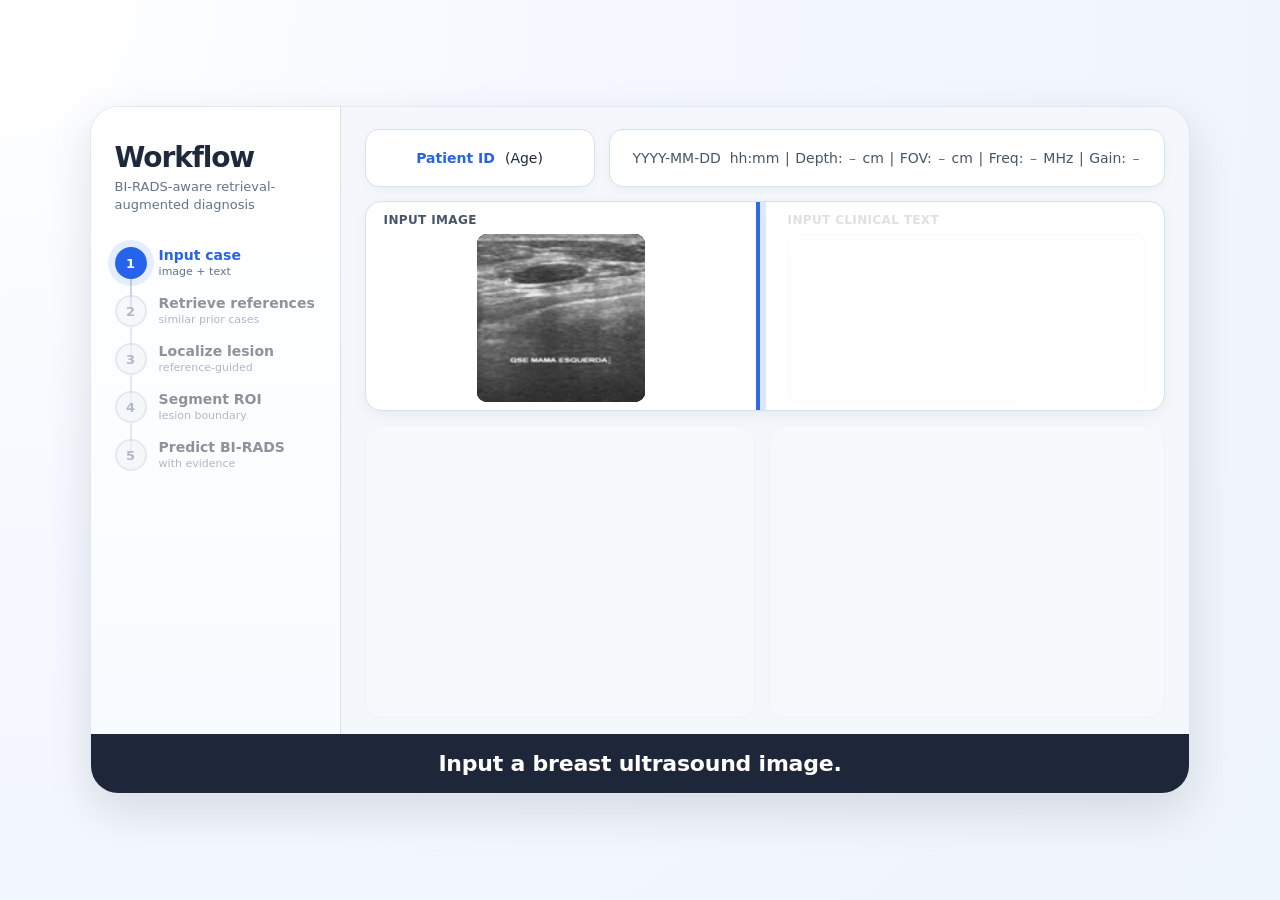
<file: demo/index.html>
<!DOCTYPE html>
<html lang="en">
<head>
  <meta charset="UTF-8" />
  <meta name="viewport" content="width=device-width, initial-scale=1.0" />
  <meta name="color-scheme" content="light dark" />
  <meta name="darkreader-lock" />
  <title>B-RAD · Interactive Demo</title>
  <link rel="icon" type="image/svg+xml" href="../static/images/favicon.svg">
  <link rel="icon" type="image/png" sizes="32x32" href="../static/images/favicon-32.png">
  <link rel="apple-touch-icon" sizes="180x180" href="../static/images/favicon-180.png">
  <meta name="theme-color" content="#0e5e7a">
  <style>
    :root {
      --bg: #f4f7fb;
      --panel: #ffffff;
      --line: #d8e0eb;
      --text: #1e293b;
      --muted: #64748b;
      --blue: #2563eb;
      --blue-soft: #eaf2ff;
      --green: #059669;
      --red: #dc2626;
      --orange: #f59e0b;
      --shadow: 0 18px 45px rgba(15, 23, 42, 0.12);
    }

    * {
      box-sizing: border-box;
    }

    body {
      margin: 0;
      min-height: 100vh;
      display: grid;
      place-items: center;
      background: radial-gradient(circle at top left, #ffffff 0, #f5f8ff 35%, #eef4fb 100%);
      font-family: Inter, ui-sans-serif, system-ui, -apple-system, BlinkMacSystemFont, "Segoe UI", sans-serif;
      color: var(--text);
    }

    .stage {
      width: min(86vw, 1296px);
      aspect-ratio: 16 / 10;
      background: var(--bg);
      border: 1px solid #e2e8f0;
      border-radius: 28px;
      box-shadow: var(--shadow);
      overflow: hidden;
      position: relative;
      display: grid;
      grid-template-columns: 250px 1fr;
      grid-template-rows: 1fr auto;
      user-select: none;
    }

    .sidebar {
      padding: 34px 24px;
      background: linear-gradient(180deg, #ffffff 0%, #f8fbff 100%);
      border-right: 1px solid var(--line);
      display: flex;
      flex-direction: column;
      gap: 26px;
    }

    .brand {
      display: flex;
      flex-direction: column;
      gap: 4px;
    }

    .brand .eyebrow {
      color: var(--blue);
      font-weight: 800;
      font-size: 13px;
      letter-spacing: 0.11em;
      text-transform: uppercase;
    }

    .brand h1 {
      margin: 0;
      font-size: 28px;
      letter-spacing: -0.04em;
    }

    .brand p {
      margin: 0;
      color: var(--muted);
      font-size: 13px;
      line-height: 1.35;
    }

    .steps {
      display: flex;
      flex-direction: column;
      gap: 16px;
      margin-top: 8px;
    }

    .step {
      position: relative;
      display: grid;
      grid-template-columns: 32px 1fr;
      align-items: center;
      gap: 12px;
      opacity: 0.5;
      transition: 260ms ease;
    }

    .step::before {
      content: "";
      position: absolute;
      left: 15px;
      top: 32px;
      width: 2px;
      height: 28px;
      background: #cbd5e1;
    }

    .step:last-child::before {
      display: none;
    }

    .dot {
      width: 32px;
      height: 32px;
      border-radius: 999px;
      display: grid;
      place-items: center;
      background: #eef2f7;
      color: #64748b;
      border: 2px solid #cbd5e1;
      font-size: 13px;
      font-weight: 800;
      z-index: 1;
    }

    .step-label {
      font-size: 14px;
      line-height: 1.15;
      font-weight: 700;
    }

    .step small {
      display: block;
      margin-top: 3px;
      font-weight: 500;
      color: var(--muted);
      font-size: 11px;
    }

    .step.done,
    .step.active {
      opacity: 1;
    }

    .step.done .dot {
      background: #e0f2fe;
      border-color: #60a5fa;
      color: var(--blue);
    }

    .step.done .dot::after {
      content: "✓";
    }

    .step.done .dot span {
      display: none;
    }

    .step.active .dot {
      background: var(--blue);
      border-color: var(--blue);
      color: white;
      box-shadow: 0 0 0 7px rgba(37, 99, 235, 0.11);
    }

    .step.active .step-label {
      color: var(--blue);
    }

    .main {
      position: relative;
      padding: 22px 24px 16px;
      overflow: hidden;
    }

    .topbar {
      height: 58px;
      display: grid;
      grid-template-columns: 180px 1fr;
      gap: 14px;
      margin-bottom: 14px;
    }

    .pill,
    .meta {
      background: var(--panel);
      border: 1px solid var(--line);
      border-radius: 14px;
      box-shadow: 0 3px 10px rgba(15, 23, 42, 0.04);
      display: flex;
      align-items: center;
      padding: 0 20px;
      font-size: 14px;
    }

    .pill strong {
      color: var(--blue);
      margin-right: 20px;
    }

    .meta {
      justify-content: space-around;
      color: #475569;
    }

    .ui-grid {
      display: grid;
      grid-template-columns: 390px 1fr;
      grid-template-rows: 210px 1fr;
      gap: 14px;
      height: calc(100% - 72px);
    }

    .card {
      position: relative;
      background: var(--panel);
      border: 1px solid var(--line);
      border-radius: 16px;
      box-shadow: 0 4px 16px rgba(15, 23, 42, 0.05);
      overflow: hidden;
      transition: opacity 260ms ease, filter 260ms ease, box-shadow 260ms ease, transform 260ms ease;
    }

    .card-title {
      color: #475569;
      font-size: 12px;
      font-weight: 800;
      letter-spacing: 0.03em;
      text-transform: uppercase;
      margin: 11px 18px 7px;
    }

    .input-card {
      grid-column: 1 / 3;
      display: grid;
      grid-template-columns: 390px 1fr;
      gap: 14px;
      padding: 0;
    }

    .input-image-card,
    .input-text-card {
      position: relative;
      padding-bottom: 10px;
      transition: opacity 260ms ease, filter 260ms ease, box-shadow 260ms ease, outline 180ms ease;
    }

    .image-box {
      width: 168px;
      margin: 0 auto 10px;
      height: 168px;
      border-radius: 10px;
      background: #111827;
      display: grid;
      place-items: center;
      overflow: hidden;
      position: relative;
    }

    .image-slot {
      position: relative;
      width: 100%;
      height: 100%;
      display: grid;
      place-items: center;
      overflow: hidden;
      background: #111827;
    }

    .slot-img {
      width: 100%;
      height: 100%;
      object-fit: contain;
      display: block;
      position: relative;
      z-index: 2;
    }

    .image-box .slot-img,
    .ref-image .slot-img,
    .pred-img .slot-img {
      object-fit: contain;
    }

    .slot-img.is-missing {
      display: none;
    }

    /* hide fallback pattern when real image is loaded */
    .image-slot.img-loaded .fallback-ultrasound {
      display: none;
    }


    .fallback-ultrasound {
      position: absolute !important;
      inset: 0;
      width: 100% !important;
      height: 100% !important;
      z-index: 1;
    }

    .asset-hint {
      position: absolute;
      left: 8px;
      bottom: 8px;
      z-index: 4;
      padding: 4px 7px;
      border-radius: 6px;
      background: rgba(15, 23, 42, 0.72);
      color: white;
      font-size: 9px;
      font-weight: 700;
      letter-spacing: 0.01em;
      opacity: 0;
      pointer-events: none;
      transition: opacity 180ms ease;
    }

    body.show-asset-hints .asset-hint {
      opacity: 1;
    }

    .ultrasound {
      width: 70%;
      height: 100%;
      background:
        radial-gradient(ellipse at 50% 38%, rgba(0, 0, 0, 0.78) 0 13%, rgba(100, 100, 100, 0.6) 15%, transparent 24%),
        repeating-linear-gradient(0deg, rgba(255, 255, 255, 0.09) 0 2px, rgba(0, 0, 0, 0.08) 3px 6px),
        linear-gradient(90deg, #4d4d4d 0%, #a8a8a8 45%, #5c5c5c 100%);
      filter: contrast(1.12) grayscale(1);
      position: relative;
    }

    .ultrasound::after {
      content: "OSE MAMA ESQUERDA";
      position: absolute;
      bottom: 38px;
      left: 50%;
      transform: translateX(-50%);
      color: rgba(255, 255, 255, 0.68);
      font-size: 9px;
      letter-spacing: 0.02em;
      white-space: nowrap;
    }

    .text-box {
      margin: 0 18px 10px;
      min-height: 168px;
      border: 1px solid var(--line);
      border-radius: 10px;
      padding: 20px;
      font-size: 15px;
      line-height: 1.34;
      background: #fbfdff;
    }

    mark {
      color: #1d4ed8;
      background: rgba(37, 99, 235, 0.16);
      border-radius: 4px;
      padding: 0 3px;
    }

    .typing-cursor {
      display: inline-block;
      margin-left: 2px;
      color: var(--blue);
      font-weight: 800;
      animation: blink 850ms steps(1) infinite;
    }

    .typing-cursor.is-hidden {
      display: none;
    }

    @keyframes blink {
      0%, 45% { opacity: 1; }
      46%, 100% { opacity: 0; }
    }

    .reference-card {
      display: block;
    }

    .reference-card .card-title {
      margin: 8px 18px 5px;
      font-size: 11px;
    }

    .reference-content {
      height: 100%;
      display: flex;
      flex-direction: column;
      overflow: hidden;
      opacity: 1;
      transition: opacity 400ms ease, transform 400ms ease;
    }

    .reference-content.is-hidden {
      opacity: 0;
      pointer-events: none;
      transform: translateY(8px);
    }

    .reference-content > div:first-child,
    .reference-content > div:last-child {
      flex: 0 0 auto;
    }

    /* report section stays compact so probability rows remain visible */
    .reference-content > div:nth-child(2) {
      flex: 0 0 auto;
      min-height: 0;
      overflow: visible;
    }

    .ref-top {
      display: grid;
      grid-template-columns: 1fr 82px;
      gap: 8px;
      padding: 0 18px 4px;
    }

    .ref-image {
      width: 76px;
      height: 76px;
      justify-self: center;
      border-radius: 8px;
      background: #111827;
      overflow: hidden;
      display: grid;
      place-items: center;
    }

    .ref-info {
      padding-top: 2px;
      font-size: 10px;
      color: #475569;
      line-height: 1.12;
    }

    .ref-info strong {
      display: block;
      color: #0f172a;
      font-size: 12px;
      margin-bottom: 3px;
    }

    .diagnosis {
      color: var(--green);
      font-size: 14px;
      font-weight: 900;
      margin: 2px 0 5px;
    }

    .sim-box {
      background: #f1f5f9;
      border-radius: 8px;
      padding: 4px;
      color: var(--blue);
      font-weight: 800;
      font-size: 9px;
      line-height: 1.15;
    }

    .report-box {
      margin: 0 14px 6px;
      border: 1px solid var(--line);
      border-radius: 10px;
      padding: 6px 10px;
      font-size: 10px;
      line-height: 1.16;
      background: #fbfdff;
      overflow: visible;
    }

    .prob-box {
      margin: 0 14px 6px;
      display: grid;
      grid-template-columns: repeat(2, minmax(0, 1fr));
      gap: 3px 8px;
      font-size: 9px;
      font-weight: 700;
    }

    .bar-row {
      display: grid;
      grid-template-columns: 52px 1fr 32px;
      align-items: center;
      gap: 5px;
    }

    .bar {
      height: 5px;
      border-radius: 999px;
      background: #e2e8f0;
      overflow: hidden;
    }

    .fill {
      height: 100%;
      width: 0%;
      border-radius: inherit;
      background: #94a3b8;
      transition: width 900ms cubic-bezier(0.22, 1, 0.36, 1);
    }

    .fill.green {
      background: var(--green);
    }

    .fill.red {
      background: var(--red);
    }

    .fill.orange {
      background: var(--orange);
    }

    .predictions-card {
      padding: 0 18px 18px;
    }

    .localization-content {
      opacity: 1;
      transition: opacity 400ms ease, transform 400ms ease;
    }

    .localization-content.is-hidden {
      opacity: 0;
      pointer-events: none;
      transform: translateY(8px);
    }

    .prediction-grid {
      display: grid;
      grid-template-columns: repeat(2, minmax(0, 1fr));
      grid-template-rows: repeat(2, minmax(0, 1fr));
      gap: 8px;
      height: calc(100% - 30px);
      min-height: 0;
    }

    .pred-card {
      position: relative;
      border: 1px solid var(--line);
      border-radius: 12px;
      padding: 5px;
      background: #fff;
      overflow: hidden;
      min-height: 0;
      opacity: 1;
      transform: translateY(0);
      transition: opacity 360ms ease, transform 360ms ease, border-color 260ms ease, background 260ms ease, box-shadow 260ms ease, outline 180ms ease;
    }

    .pred-card.is-hidden {
      opacity: 0;
      transform: translateY(12px);
    }

    .pred-card.is-visible {
      opacity: 1;
      transform: translateY(0);
    }

    .pred-card.selected {
      border: 3px solid var(--blue);
      background: var(--blue-soft);
    }

    .pred-img {
      width: 44px;
      height: 44px;
      border-radius: 4px;
      background: #111827;
      display: grid;
      place-items: center;
      overflow: hidden;
      margin: 0 auto 4px;
      position: relative;
    }

    .bbox {
      position: absolute;
      left: var(--x, 35%);
      top: var(--y, 28%);
      width: var(--w, 36%);
      height: var(--h, 30%);
      border: 3px solid #22c55e;
      border-radius: 2px;
      z-index: 2;
    }

    .mask {
      position: absolute;
      left: var(--x, 39%);
      top: var(--y, 34%);
      width: var(--w, 27%);
      height: var(--h, 18%);
      background: rgba(220, 38, 38, 0.64);
      border-radius: 48% 44% 42% 50%;
      transform: rotate(-5deg);
      z-index: 3;
    }

    .anim-bbox,
    .anim-mask {
      opacity: 0;
    }

    .anim-bbox {
      transform-origin: center;
    }

    .anim-bbox.is-visible {
      opacity: 1;
      animation: bboxDraw 700ms ease-out both;
    }

    .anim-mask {
      transform: scale(0.7) rotate(-5deg);
      transform-origin: center;
    }

    .anim-mask.is-visible {
      animation: maskPop 650ms ease-out both;
    }

    @keyframes bboxDraw {
      0% {
        transform: scale(0.2);
        opacity: 0;
      }
      55% {
        transform: scale(1.04);
        opacity: 1;
      }
      100% {
        transform: scale(1);
        opacity: 1;
      }
    }

    @keyframes maskPop {
      0% {
        opacity: 0;
        transform: scale(0.65) rotate(-5deg);
      }
      100% {
        opacity: 1;
        transform: scale(1) rotate(-5deg);
      }
    }

    /* pred-img layers: input image underneath, prediction fades in on top */
    .pred-base-img {
      position: absolute;
      inset: 0;
      z-index: 1;
      overflow: hidden;
      background: #111827;
      display: grid;
      place-items: center;
    }

    .pred-base-img .slot-img {
      width: 100%;
      height: 100%;
      object-fit: contain;
    }

    .image-slot.pred-reveal {
      position: absolute;
      inset: 0;
      opacity: 0;
      transition: opacity 900ms ease;
      z-index: 2;
    }

    .image-slot.pred-reveal.is-revealed {
      opacity: 1;
    }

    .pred-title {
      display: flex;
      align-items: flex-end;
      justify-content: space-between;
      gap: 6px;
      margin-bottom: 3px;
    }

    .birads {
      color: var(--green);
      font-size: 12px;
      font-weight: 900;
      letter-spacing: -0.03em;
    }

    .birads.red {
      color: var(--red);
    }

    .type {
      font-size: 9px;
      font-weight: 800;
      color: #475569;
    }

    .conf {
      display: flex;
      justify-content: space-between;
      font-size: 8.5px;
      color: #64748b;
      margin-bottom: 2px;
    }

    .conf strong {
      color: #0f172a;
    }

    .sim-small {
      background: #f1f5f9;
      border-radius: 8px;
      padding: 2px 5px;
      color: #64748b;
      font-size: 8px;
      line-height: 1.05;
    }

    .reference-loading,
    .localization-loading {
      position: absolute;
      inset: 0;
      z-index: 5;
      padding: 24px;
      background: rgba(255, 255, 255, 0.96);
      display: none;
    }

    .reference-loading.is-visible,
    .localization-loading.is-visible {
      display: block;
    }

    .loader-title {
      font-size: 15px;
      font-weight: 800;
      color: var(--blue);
      margin-bottom: 18px;
    }

    .skeleton {
      position: relative;
      overflow: hidden;
      background: #e2e8f0;
      border-radius: 10px;
    }

    .skeleton::after {
      content: "";
      position: absolute;
      inset: 0;
      transform: translateX(-100%);
      background: linear-gradient(90deg, transparent, rgba(255, 255, 255, 0.72), transparent);
      animation: shimmer 1.25s infinite;
    }

    @keyframes shimmer {
      100% {
        transform: translateX(100%);
      }
    }

    .skeleton-image {
      height: 120px;
      margin-bottom: 14px;
    }

    .skeleton-line {
      height: 16px;
      margin-bottom: 10px;
    }

    .skeleton-line.short {
      width: 58%;
    }

    .skeleton-grid {
      display: grid;
      grid-template-columns: repeat(2, minmax(0, 1fr));
      grid-template-rows: repeat(2, minmax(0, 1fr));
      gap: 8px;
      height: calc(100% - 42px);
      min-height: 0;
    }

    .pred-skeleton {
      height: 100%;
      min-height: 0;
      border: 1px solid var(--line);
      background:
        linear-gradient(#d7dfeb, #d7dfeb) center 8px / 44px 44px no-repeat,
        linear-gradient(#e5ebf3, #e5ebf3) 12px calc(100% - 30px) / 72px 8px no-repeat,
        linear-gradient(#edf2f7, #edf2f7) calc(100% - 52px) calc(100% - 30px) / 40px 8px no-repeat,
        linear-gradient(#eef3f8, #eef3f8) 12px calc(100% - 14px) / calc(100% - 24px) 12px no-repeat,
        #ffffff;
    }

    .reveal-item {
      opacity: 1;
      transform: translateY(0);
      transition: opacity 350ms ease, transform 350ms ease;
    }

    .reveal-item.is-hidden {
      opacity: 0;
      transform: translateY(8px);
    }

    .caption {
      grid-column: 1 / -1;
      text-align: center;
      background: rgba(15, 23, 42, 0.93);
      color: white;
      padding: 17px 48px;
      font-size: 22px;
      font-weight: 700;
      letter-spacing: -0.01em;
      z-index: 20;
      pointer-events: none;
    }

    .caption-result {
      color: #4ade80;
      font-weight: 900;
      letter-spacing: 0.02em;
    }

    .controls {
      position: absolute;
      right: 20px;
      bottom: 22px;
      display: none;
      gap: 8px;
      z-index: 30;
    }

    body.dev-controls .controls {
      display: flex;
    }

    button {
      border: 0;
      border-radius: 999px;
      padding: 9px 14px;
      background: white;
      color: #334155;
      font-weight: 800;
      box-shadow: 0 6px 18px rgba(15, 23, 42, 0.16);
      cursor: pointer;
    }

    button:hover {
      background: #eff6ff;
      color: var(--blue);
    }

    .stage.step-input-image .input-text-card,
    .stage.step-input-image .reference-card,
    .stage.step-input-image .predictions-card,
    .stage.step-input-text .input-image-card,
    .stage.step-input-text .reference-card,
    .stage.step-input-text .predictions-card,
    .stage.step-retrieve .input-card,
    .stage.step-retrieve .predictions-card,
    .stage.step-localize .input-card,
    .stage.step-localize .reference-card,
    .stage.step-segment .input-text-card,
    .stage.step-segment .reference-card,
    .stage.step-diagnose .input-card,
    .stage.step-diagnose .predictions-card {
      opacity: 0.18;
      filter: grayscale(0.25);
    }

    .stage.step-input-image .input-image-card,
    .stage.step-input-text .input-text-card,
    .stage.step-retrieve .reference-card,
    .stage.step-localize .predictions-card,
    .stage.step-segment .pred-card.selected,
    .stage.step-diagnose .reference-card,
    .stage.step-final .card {
      opacity: 1 !important;
      filter: none !important;
    }

    .stage.step-input-image .input-image-card,
    .stage.step-input-text .input-text-card,
    .stage.step-retrieve .reference-card,
    .stage.step-localize .predictions-card,
    .stage.step-diagnose .reference-card {
      box-shadow: 0 0 0 4px rgba(37, 99, 235, 0.95), 0 0 0 10px rgba(37, 99, 235, 0.14), 0 4px 16px rgba(15, 23, 42, 0.05);
      z-index: 10;
    }

    .stage.step-segment .pred-card.selected {
      box-shadow: 0 0 0 4px rgba(220, 38, 38, 0.38), 0 0 0 10px rgba(220, 38, 38, 0.1);
      z-index: 10;
    }

    .stage.step-final .sidebar .step {
      opacity: 1;
    }

    [data-click-target] {
      cursor: default;
    }

    .stage.step-input-image [data-click-target="input-image"],
    .stage.step-input-text [data-click-target="input-text"],
    .stage.step-retrieve [data-click-target="reference"],
    .stage.step-localize [data-click-target="localization"],
    .stage.step-segment [data-click-target="selected-roi"],
    .stage.step-diagnose [data-click-target="probability"],
    .stage.step-final {
      cursor: pointer;
    }

    .stage.step-input-image [data-click-target="input-image"]:hover,
    .stage.step-input-text [data-click-target="input-text"]:hover,
    .stage.step-retrieve [data-click-target="reference"]:hover,
    .stage.step-localize [data-click-target="localization"]:hover,
    .stage.step-segment [data-click-target="selected-roi"]:hover,
    .stage.step-diagnose [data-click-target="probability"]:hover {
      outline: 3px solid rgba(37, 99, 235, 0.32);
      outline-offset: 4px;
    }

    .click-pulse {
      animation: clickPulse 480ms ease-out;
    }

    @keyframes clickPulse {
      0% {
        box-shadow: 0 0 0 0 rgba(37, 99, 235, 0.0);
      }
      40% {
        box-shadow: 0 0 0 7px rgba(37, 99, 235, 0.22);
      }
      100% {
        box-shadow: 0 0 0 0 rgba(37, 99, 235, 0.0);
      }
    }

    .help {
      position: absolute;
      right: 24px;
      top: 92px;
      z-index: 50;
      background: rgba(255, 255, 255, 0.96);
      color: #334155;
      border: 1px solid var(--line);
      border-radius: 12px;
      padding: 12px 14px;
      box-shadow: 0 12px 28px rgba(15, 23, 42, 0.12);
      font-size: 12px;
      line-height: 1.45;
      opacity: 0;
      pointer-events: none;
      transform: translateY(-4px);
      transition: 180ms ease;
    }

    body.show-help .help {
      opacity: 1;
      transform: translateY(0);
    }

    @media (max-width: 1100px) {
      .stage {
        grid-template-columns: 210px 1fr;
      }
      .sidebar {
        padding: 24px 18px;
      }
      .brand h1 {
        font-size: 24px;
      }
      .main {
        padding: 16px 16px 76px;
      }
      .caption {
        font-size: 18px;
      }
    }

    @media (prefers-reduced-motion: reduce) {
      * {
        animation-duration: 1ms !important;
        transition-duration: 1ms !important;
      }
    }


    /* ---- dark theme: brighter, visible highlights ---- */
    @media (prefers-color-scheme: dark) {
      :root {
        --bg: #0f151b; --panel: #18212a; --line: #2c3946; --text: #e5edf5; --muted: #94a3b8;
        --blue: #60a5fa; --blue-soft: rgba(96, 165, 250, 0.16);
        --green: #34d399; --red: #f87171; --orange: #fbbf24;
        --shadow: 0 18px 45px rgba(0, 0, 0, 0.45);
      }
      body { background: #0b1015; }
      body.embed { background: transparent; }
      .stage { border-color: #24303b; }
      .sidebar { background: linear-gradient(180deg, #151d25 0%, #121a21 100%); }
      .step::before { background: #334252; }
      .dot { background: #1c2631; color: #94a3b8; border-color: #3a4a5b; }
      .step.done .dot { background: rgba(96, 165, 250, 0.18); border-color: #60a5fa; color: #93c5fd; }
      .step.active .dot { color: #0b1015; box-shadow: 0 0 0 7px rgba(96, 165, 250, 0.22); }
      .meta, .card-title, .ref-info, .type { color: #a8b6c5; }
      .ref-info strong, .conf strong { color: #f1f5f9; }
      .conf { color: #94a3b8; }
      .text-box, .report-box { background: #121a22; }
      mark { color: #eff6ff; background: rgba(96, 165, 250, 0.45); box-shadow: inset 0 -2px 0 #93c5fd; }
      .sim-box { background: rgba(96, 165, 250, 0.14); color: #93c5fd; }
      .sim-small { background: #202b36; color: #a8b6c5; }
      .bar { background: #2a3642; }
      .fill { background: #8a9bb0; }
      .pred-card { background: #1b252f; }
      .pred-card.selected { border-color: #60a5fa; background: rgba(96, 165, 250, 0.16); }
      .reference-loading, .localization-loading { background: rgba(24, 33, 42, 0.97); }
      .skeleton { background: #26323e; }
      .skeleton::after { background: linear-gradient(90deg, transparent, rgba(255, 255, 255, 0.08), transparent); }
      .pred-skeleton {
        background:
          linear-gradient(#2c3946, #2c3946) center 8px / 44px 44px no-repeat,
          linear-gradient(#26323e, #26323e) 12px calc(100% - 30px) / 72px 8px no-repeat,
          linear-gradient(#26323e, #26323e) calc(100% - 52px) calc(100% - 30px) / 40px 8px no-repeat,
          linear-gradient(#222d38, #222d38) 12px calc(100% - 14px) / calc(100% - 24px) 12px no-repeat,
          #1b252f;
      }
      .caption { background: rgba(6, 10, 14, 0.94); border-top: 1px solid #24303b; }
      .help { background: rgba(24, 33, 42, 0.97); color: #cbd5e1; }
      button { color: #cbd5e1; background: #1b252f; }
      button:hover { background: rgba(96, 165, 250, 0.16); }

      /* dimmed (inactive) panels stay legible on dark */
      .stage.step-input-image .input-text-card, .stage.step-input-image .reference-card, .stage.step-input-image .predictions-card,
      .stage.step-input-text .input-image-card, .stage.step-input-text .reference-card, .stage.step-input-text .predictions-card,
      .stage.step-retrieve .input-card, .stage.step-retrieve .predictions-card,
      .stage.step-localize .input-card, .stage.step-localize .reference-card,
      .stage.step-segment .input-text-card, .stage.step-segment .reference-card,
      .stage.step-diagnose .input-card, .stage.step-diagnose .predictions-card { opacity: 0.32; }

      /* active-panel ring */
      .stage.step-input-image .input-image-card, .stage.step-input-text .input-text-card,
      .stage.step-retrieve .reference-card, .stage.step-localize .predictions-card,
      .stage.step-diagnose .reference-card {
        box-shadow: 0 0 0 3px #60a5fa, 0 0 0 9px rgba(96, 165, 250, 0.22), 0 6px 22px rgba(0, 0, 0, 0.5);
      }
      .stage.step-segment .pred-card.selected { box-shadow: 0 0 0 3px rgba(248, 113, 113, 0.75), 0 0 0 9px rgba(248, 113, 113, 0.16); }
    }

    .pill strong, .pill span { white-space: nowrap; }
    .topbar { grid-template-columns: 230px 1fr; }
    .pill { justify-content: center; }
    .pill strong { margin-right: 10px; }

    /* ---- hide outputs of steps that have not run yet (no spoilers in dimmed panels) ---- */
    .stage.step-input-image .reference-content,
    .stage.step-input-text .reference-content,
    .stage.step-input-image .localization-content,
    .stage.step-input-text .localization-content,
    .stage.step-retrieve .localization-content,
    .stage.step-retrieve .reference-content > div:last-child,
    .stage.step-localize .reference-content > div:last-child,
    .stage.step-segment .reference-content > div:last-child {
      visibility: hidden;
      opacity: 0 !important;
    }

    .ph { font-style: normal; color: var(--muted); padding: 0 2px; }

    /* ---- embed mode (project page iframe) ---- */
    body.embed { display: block; min-height: 0; background: transparent; overflow: hidden; }
    body.embed .stage { width: 1296px; box-shadow: none; }
  </style>
</head>
<body>
  <div class="stage step-input-image" id="stage">
    <aside class="sidebar">
      <div class="brand">
        <h1>Workflow</h1>
        <p>BI-RADS-aware retrieval-augmented diagnosis</p>
      </div>

      <div class="steps" id="steps">
        <div class="step active" data-step="0">
          <div class="dot"><span>1</span></div>
          <div class="step-label">Input case<small>image + text</small></div>
        </div>
        <div class="step" data-step="1">
          <div class="dot"><span>2</span></div>
          <div class="step-label">Retrieve references<small>similar prior cases</small></div>
        </div>
        <div class="step" data-step="2">
          <div class="dot"><span>3</span></div>
          <div class="step-label">Localize lesion<small>reference-guided</small></div>
        </div>
        <div class="step" data-step="3">
          <div class="dot"><span>4</span></div>
          <div class="step-label">Segment ROI<small>lesion boundary</small></div>
        </div>
        <div class="step" data-step="4">
          <div class="dot"><span>5</span></div>
          <div class="step-label">Predict BI-RADS<small>with evidence</small></div>
        </div>
      </div>
    </aside>

    <main class="main">
      <div class="topbar">
        <div class="pill"><strong>Patient ID</strong> <span>(Age)</span></div>
        <div class="meta">
          <span>YYYY-MM-DD&nbsp;&nbsp;hh:mm</span>
          <span>|</span>
          <span>Depth: <i class="ph">–</i> cm</span>
          <span>|</span>
          <span>FOV: <i class="ph">–</i> cm</span>
          <span>|</span>
          <span>Freq: <i class="ph">–</i> MHz</span>
          <span>|</span>
          <span>Gain: <i class="ph">–</i></span>
        </div>
      </div>

      <section class="ui-grid">
        <div class="card input-card">
          <div class="input-image-card" data-click-target="input-image">
            <div class="card-title">Input image</div>
            <div class="image-box">
              <!-- Replace image file at: ./assets/brad/input_case.png -->
              <div class="image-slot" data-slot="input-case">
                <img
                  class="slot-img"
                  src="./assets/brad/input_case.png"
                  alt="Input breast ultrasound image"
                  onerror="this.classList.add('is-missing')"
                />
                <div class="ultrasound fallback-ultrasound"></div>
                <div class="asset-hint">./assets/brad/input_case.png</div>
              </div>
            </div>
          </div>

          <div class="input-text-card" data-click-target="input-text">
            <div class="card-title">Input clinical text</div>
            <div class="text-box">
              <span id="clinicalText"></span><span class="typing-cursor" id="clinicalCursor">|</span>
            </div>
          </div>
        </div>

        <div class="card reference-card" id="referenceCard" data-click-target="reference">
          <div class="reference-loading" id="referenceLoading">
            <div class="loader-title">Retrieving similar cases...</div>
            <div class="skeleton skeleton-image"></div>
            <div class="skeleton skeleton-line"></div>
            <div class="skeleton skeleton-line short"></div>
            <div class="skeleton skeleton-line"></div>
            <div class="skeleton skeleton-line short"></div>
          </div>

          <div class="reference-content" id="referenceContent">
            <div>
              <div class="card-title">Reference image</div>
              <div class="ref-top">
                <div class="ref-image reveal-item">
                  <!-- Replace image file at: ./assets/brad/reference_8492.png -->
                  <div class="image-slot" data-slot="reference">
                    <img
                      class="slot-img"
                      src="./assets/brad/reference_8492.png"
                      alt="Retrieved reference ultrasound image"
                      onerror="this.classList.add('is-missing')"
                    />
                    <div class="ultrasound fallback-ultrasound"></div>
                    <div class="asset-hint">./assets/brad/reference_8492.png</div>
                  </div>
                </div>
                <div class="ref-info reveal-item">
                  Ref ID
                  <strong><span class="ph">–</span></strong>
                  Age<br />
                  <strong><span class="ph">–</span></strong>
                  Diagnosis
                  <div class="diagnosis">Benign</div>
                  <div class="sim-box">Similarity<br />Img 93.68%<br />Txt 100.00%</div>
                </div>
              </div>
            </div>

            <div>
              <div class="card-title">Reference report</div>
              <div class="report-box reveal-item">
                Ultrasonography shows an <mark>oval shaped</mark>, <mark>parallel oriented</mark>, <mark>circumscribed isoechoic mass</mark>, <mark>no posterior feature</mark>.
              </div>
            </div>

            <div>
              <div class="card-title">Prediction probability</div>
              <div class="prob-box reveal-item" data-click-target="probability">
                <div class="bar-row"><span>BI-RADS 2</span><div class="bar"><div class="fill" data-target="32.6" style="width: 0%"></div></div><span class="percent" data-target="32.6">0.0%</span></div>
                <div class="bar-row"><span>BI-RADS 3</span><div class="bar"><div class="fill green" data-target="55.7" style="width: 0%"></div></div><span class="percent" data-target="55.7">0.0%</span></div>
                <div class="bar-row"><span>BI-RADS 4</span><div class="bar"><div class="fill red" data-target="7.8" style="width: 0%"></div></div><span class="percent" data-target="7.8">0.0%</span></div>
                <div class="bar-row"><span>BI-RADS 5</span><div class="bar"><div class="fill orange" data-target="3.8" style="width: 0%"></div></div><span class="percent" data-target="3.8">0.0%</span></div>
              </div>
            </div>
          </div>
        </div>

        <div class="card predictions-card" id="predictionsCard" data-click-target="localization">
          <div class="localization-loading" id="localizationLoading">
            <div class="loader-title">Running reference-guided localization...</div>
            <div class="prediction-grid skeleton-grid">
              <div class="skeleton pred-skeleton"></div>
              <div class="skeleton pred-skeleton"></div>
              <div class="skeleton pred-skeleton"></div>
              <div class="skeleton pred-skeleton"></div>
            </div>
          </div>

          <div class="localization-content" id="localizationContent">
            <div class="card-title">Localizations and predictions</div>
            <div class="prediction-grid">
              <div class="pred-card selected" data-card-index="0" data-click-target="selected-roi">
                <div class="pred-img">
                  <div class="pred-base-img">
                    <img class="slot-img" src="./assets/brad/input_case.png" alt="Input image" onerror="this.classList.add('is-missing')" />
                  </div>
                  <!-- Replace image file at: ./assets/brad/localization_candidate_01.png -->
                  <div class="image-slot pred-reveal" data-slot="candidate-01">
                    <img
                      class="slot-img"
                      src="./assets/brad/localization_candidate_01.png"
                      alt="Localization candidate 1"
                      onerror="this.classList.add('is-missing')"
                    />
                    <div class="ultrasound fallback-ultrasound"></div>
                    <div class="asset-hint">./assets/brad/localization_candidate_01.png</div>
                  </div>
                </div>
                <div class="pred-title"><span class="birads">BI-RADS 3</span><span class="type">Benign</span></div>
                <div class="conf"><span>Pred Conf:</span><strong>55.7%</strong></div>
                <div class="sim-small">Img Sim 93.68%<br />Txt Sim 100.00%</div>
              </div>

              <div class="pred-card" data-card-index="1">
                <div class="pred-img">
                  <div class="pred-base-img">
                    <img class="slot-img" src="./assets/brad/input_case.png" alt="Input image" onerror="this.classList.add('is-missing')" />
                  </div>
                  <!-- Replace image file at: ./assets/brad/localization_candidate_02.png -->
                  <div class="image-slot pred-reveal" data-slot="candidate-02">
                    <img
                      class="slot-img"
                      src="./assets/brad/localization_candidate_02.png"
                      alt="Localization candidate 2"
                      onerror="this.classList.add('is-missing')"
                    />
                    <div class="ultrasound fallback-ultrasound"></div>
                    <div class="asset-hint">./assets/brad/localization_candidate_02.png</div>
                  </div>
                </div>
                <div class="pred-title"><span class="birads">BI-RADS 3</span><span class="type">Benign</span></div>
                <div class="conf"><span>Pred Conf:</span><strong>55.2%</strong></div>
                <div class="sim-small">Img Sim 93.60%<br />Txt Sim 100.00%</div>
              </div>

              <div class="pred-card" data-card-index="2">
                <div class="pred-img">
                  <div class="pred-base-img">
                    <img class="slot-img" src="./assets/brad/input_case.png" alt="Input image" onerror="this.classList.add('is-missing')" />
                  </div>
                  <!-- Replace image file at: ./assets/brad/localization_candidate_03.png -->
                  <div class="image-slot pred-reveal" data-slot="candidate-03">
                    <img
                      class="slot-img"
                      src="./assets/brad/localization_candidate_03.png"
                      alt="Localization candidate 3"
                      onerror="this.classList.add('is-missing')"
                    />
                    <div class="ultrasound fallback-ultrasound"></div>
                    <div class="asset-hint">./assets/brad/localization_candidate_03.png</div>
                  </div>
                </div>
                <div class="pred-title"><span class="birads">BI-RADS 3</span><span class="type">Benign</span></div>
                <div class="conf"><span>Pred Conf:</span><strong>55.6%</strong></div>
                <div class="sim-small">Img Sim 93.54%<br />Txt Sim 100.00%</div>
              </div>

              <div class="pred-card" data-card-index="3">
                <div class="pred-img">
                  <div class="pred-base-img">
                    <img class="slot-img" src="./assets/brad/input_case.png" alt="Input image" onerror="this.classList.add('is-missing')" />
                  </div>
                  <!-- Replace image file at: ./assets/brad/localization_candidate_04.png -->
                  <div class="image-slot pred-reveal" data-slot="candidate-04">
                    <img
                      class="slot-img"
                      src="./assets/brad/localization_candidate_04.png"
                      alt="Localization candidate 4"
                      onerror="this.classList.add('is-missing')"
                    />
                    <div class="ultrasound fallback-ultrasound"></div>
                    <div class="asset-hint">./assets/brad/localization_candidate_04.png</div>
                  </div>
                </div>
                <div class="pred-title"><span class="birads red">BI-RADS 4</span><span class="type">Malignant</span></div>
                <div class="conf"><span>Pred Conf:</span><strong>55.4%</strong></div>
                <div class="sim-small">Img Sim 93.47%<br />Txt Sim 98.83%</div>
              </div>
            </div>
          </div>
        </div>
      </section>

      <div class="help">
        Click the highlighted slot to advance.<br />
        Dev keys: ←/→ step, A asset paths, D buttons, H help, R reset
      </div>

      <div class="controls">
        <button id="prevBtn">Prev</button>
        <button id="nextBtn">Next</button>
        <button id="playBtn">Auto</button>
      </div>
    </main>
    <div class="caption" id="caption">Input a breast ultrasound image.</div>

  </div>

  <script>
    const clinicalTokens = [
      { text: "Ultrasonography shows an " },
      { text: "oval shaped", mark: true },
      { text: ", " },
      { text: "parallel oriented", mark: true },
      { text: ", " },
      { text: "circumscribed hypoechoic mass", mark: true },
      { text: "; " },
      { text: "posterior enhancement", mark: true },
      { text: "." }
    ];

    const slides = [
      {
        id: "input-image",
        className: "step-input-image",
        caption: "Input a breast ultrasound image.",
        activeWorkflow: 0,
        duration: 2000,
        actions: ["resetAll"]
      },
      {
        id: "input-text",
        className: "step-input-text",
        caption: "An MLLM generates a BI-RADS lexicon-style pseudo-report from the image.",
        activeWorkflow: 0,
        duration: 6000,
        actions: ["resetText", "typeClinicalText"]
      },
      {
        id: "retrieve",
        className: "step-retrieve",
        caption: "Retrieve the most similar reference cases with BI-RADS-aware image–text embeddings.",
        activeWorkflow: 1,
        duration: 6000,
        actions: ["ensureClinicalTextStatic", "showReferenceLoading", "revealReference"]
      },
      {
        id: "localize",
        className: "step-localize",
        caption: "Retrieved references guide few-shot localization of the lesion in the query image.",
        activeWorkflow: 2,
        duration: 6000,
        actions: ["ensureClinicalTextStatic", "showReferenceStatic", "showLocalizationLoading", "revealPredictionCards"]
      },
      {
        id: "segment",
        className: "step-segment",
        caption: "The selected box prompts a segmentation model to delineate the lesion ROI.",
        activeWorkflow: 3,
        duration: 5000,
        actions: ["ensureClinicalTextStatic", "showReferenceStatic", "showLocalizationStatic"]
      },
      {
        id: "diagnose",
        className: "step-diagnose",
        caption: "ROI-guided attention predicts BI-RADS probabilities with visual evidence.",
        activeWorkflow: 4,
        duration: 5000,
        actions: ["ensureClinicalTextStatic", "showReferenceStatic", "showLocalizationStatic", "animateProbabilities"]
      },
      {
        id: "final",
        className: "step-final",
        caption: `Retrieval-augmented diagnosis complete — <span class="caption-result">BI-RADS 3 · Benign · 55.7%</span>`,
        activeWorkflow: 5,
        duration: 4000,
        actions: ["showEverything"]
      }
    ];

    const stage = document.getElementById("stage");
    const caption = document.getElementById("caption");
    const steps = [...document.querySelectorAll(".step")];
    const prevBtn = document.getElementById("prevBtn");
    const nextBtn = document.getElementById("nextBtn");
    const playBtn = document.getElementById("playBtn");

    let index = 0;
    let timer = null;
    let actionTimers = [];
    let countAnimationFrames = [];

    function clearActionTimers() {
      actionTimers.forEach(clearTimeout);
      actionTimers = [];
      countAnimationFrames.forEach(cancelAnimationFrame);
      countAnimationFrames = [];
    }

    function schedule(fn, delay) {
      const id = setTimeout(fn, delay);
      actionTimers.push(id);
      return id;
    }

    function renderClinicalTextStatic() {
      return clinicalTokens.map(token => token.mark ? `<mark>${token.text}</mark>` : token.text).join("");
    }

    function resetAnimatedElements() {
      const clinicalText = document.getElementById("clinicalText");
      const clinicalCursor = document.getElementById("clinicalCursor");
      if (clinicalText) clinicalText.innerHTML = "";
      if (clinicalCursor) clinicalCursor.classList.add("is-hidden");

      document.getElementById("referenceLoading")?.classList.remove("is-visible");
      document.getElementById("referenceContent")?.classList.remove("is-hidden");

      document.getElementById("localizationLoading")?.classList.remove("is-visible");
      document.getElementById("localizationContent")?.classList.remove("is-hidden");

      document.querySelectorAll("#referenceContent .reveal-item").forEach(item => {
        item.classList.remove("is-hidden");
      });

      document.querySelectorAll(".pred-card").forEach(card => {
        card.classList.remove("is-hidden", "is-visible");
      });

      document.querySelectorAll(".pred-reveal").forEach(el => el.classList.remove("is-revealed"));

      document.querySelectorAll(".anim-bbox, .anim-mask").forEach(el => {
        el.classList.remove("is-visible");
      });

      document.querySelectorAll(".fill[data-target]").forEach(fill => {
        fill.style.width = "0%";
      });

      document.querySelectorAll(".percent[data-target]").forEach(percent => {
        percent.textContent = "0.0%";
      });
    }

    function resetText() {
      const clinicalText = document.getElementById("clinicalText");
      const clinicalCursor = document.getElementById("clinicalCursor");
      if (clinicalText) clinicalText.innerHTML = "";
      if (clinicalCursor) clinicalCursor.classList.remove("is-hidden");
    }

    function typeClinicalText() {
      const container = document.getElementById("clinicalText");
      const cursor = document.getElementById("clinicalCursor");
      if (!container) return;

      container.innerHTML = "";
      cursor?.classList.remove("is-hidden");

      const units = [];
      clinicalTokens.forEach(token => {
        const parts = token.text.split(/(\s+)/).filter(part => part.length > 0);
        parts.forEach(part => units.push({ text: part, mark: token.mark }));
      });

      let i = 0;

      function appendNext() {
        if (i >= units.length) {
          document.querySelectorAll("mark[data-active='true']").forEach(m => delete m.dataset.active);
          cursor?.classList.add("is-hidden");
          return;
        }

        const unit = units[i];

        if (unit.mark) {
          let last = container.lastElementChild;
          if (!last || last.tagName !== "MARK" || last.dataset.active !== "true") {
            document.querySelectorAll("mark[data-active='true']").forEach(m => delete m.dataset.active);
            last = document.createElement("mark");
            last.dataset.active = "true";
            container.appendChild(last);
          }
          last.append(document.createTextNode(unit.text));
        } else {
          document.querySelectorAll("mark[data-active='true']").forEach(m => delete m.dataset.active);
          container.append(document.createTextNode(unit.text));
        }

        i += 1;
        schedule(appendNext, unit.text.trim() === "" ? 28 : 88);
      }

      appendNext();
    }

    function ensureClinicalTextStatic() {
      const clinicalText = document.getElementById("clinicalText");
      const clinicalCursor = document.getElementById("clinicalCursor");
      if (clinicalText) clinicalText.innerHTML = renderClinicalTextStatic();
      clinicalCursor?.classList.add("is-hidden");
    }

    function showReferenceLoading() {
      const loading = document.getElementById("referenceLoading");
      const content = document.getElementById("referenceContent");
      const items = document.querySelectorAll("#referenceContent .reveal-item");

      content?.classList.add("is-hidden");
      loading?.classList.add("is-visible");
      items.forEach(item => item.classList.add("is-hidden"));
    }

    function revealReference() {
      const loading = document.getElementById("referenceLoading");
      const content = document.getElementById("referenceContent");
      const items = document.querySelectorAll("#referenceContent .reveal-item");

      schedule(() => {
        loading?.classList.remove("is-visible");
        content?.classList.remove("is-hidden");

        items.forEach((item, i) => {
          schedule(() => item.classList.remove("is-hidden"), i * 240);
        });
      }, 1250);
    }

    function showReferenceStatic() {
      document.getElementById("referenceLoading")?.classList.remove("is-visible");
      document.getElementById("referenceContent")?.classList.remove("is-hidden");
      document.querySelectorAll("#referenceContent .reveal-item").forEach(item => {
        item.classList.remove("is-hidden");
      });
    }

    function showLocalizationLoading() {
      const loading = document.getElementById("localizationLoading");
      const content = document.getElementById("localizationContent");

      content?.classList.add("is-hidden");
      loading?.classList.add("is-visible");

      document.querySelectorAll(".pred-card").forEach(card => {
        card.classList.add("is-hidden");
        card.classList.remove("is-visible");
      });

      document.querySelectorAll(".anim-bbox, .anim-mask").forEach(el => {
        el.classList.remove("is-visible");
      });
    }

    function revealPredictionCards() {
      schedule(() => {
        document.getElementById("localizationLoading")?.classList.remove("is-visible");
        document.getElementById("localizationContent")?.classList.remove("is-hidden");

        document.querySelectorAll(".pred-card").forEach((card, i) => {
          schedule(() => {
            card.classList.remove("is-hidden");
            card.classList.add("is-visible");
            // input image visible first, then prediction fades in on top
            schedule(() => {
              card.querySelector(".pred-reveal")?.classList.add("is-revealed");
            }, 700);
          }, i * 280);
        });
      }, 1250);
    }

    function showLocalizationStatic() {
      document.getElementById("localizationLoading")?.classList.remove("is-visible");
      document.getElementById("localizationContent")?.classList.remove("is-hidden");
      document.querySelectorAll(".pred-card").forEach(card => {
        card.classList.remove("is-hidden");
        card.classList.add("is-visible");
      });
      document.querySelectorAll(".pred-reveal").forEach(el => el.classList.add("is-revealed"));
    }

    function drawBoundingBoxes() {
      // Show bbox on input image (the final prediction projected back onto the query)
      const inputBbox = document.querySelector(".input-image-card .anim-bbox");
      document.querySelectorAll(".anim-bbox").forEach(box => box.classList.remove("is-visible"));
      if (inputBbox) schedule(() => inputBbox.classList.add("is-visible"), 0);
    }

    function revealMasks() {
      // Show mask on input image after bbox
      document.querySelectorAll(".anim-mask").forEach(mask => mask.classList.remove("is-visible"));
      const inputMask = document.querySelector(".input-image-card .anim-mask");
      if (inputMask) schedule(() => inputMask.classList.add("is-visible"), 700);
    }

    function showBoxesAndMasks() {
      document.querySelectorAll(".anim-bbox, .anim-mask").forEach(el => {
        el.classList.add("is-visible");
      });
    }

    function animateProbabilities() {
      const rows = [...document.querySelectorAll(".prob-box .bar-row")];

      rows.forEach((row, i) => {
        const fill = row.querySelector(".fill[data-target]");
        const percent = row.querySelector(".percent[data-target]");
        if (!fill || !percent) return;

        const target = parseFloat(fill.dataset.target);
        fill.style.width = "0%";
        percent.textContent = "0.0%";

        schedule(() => {
          const start = performance.now();
          const duration = 1000;

          function tick(now) {
            const t = Math.min((now - start) / duration, 1);
            const eased = 1 - Math.pow(1 - t, 3);
            const value = target * eased;

            fill.style.width = `${value}%`;
            percent.textContent = `${value.toFixed(1)}%`;

            if (t < 1) {
              const raf = requestAnimationFrame(tick);
              countAnimationFrames.push(raf);
            } else {
              fill.style.width = `${target}%`;
              percent.textContent = `${target.toFixed(1)}%`;
            }
          }

          const raf = requestAnimationFrame(tick);
          countAnimationFrames.push(raf);
        }, i * 150);
      });
    }

    function showEverything() {
      ensureClinicalTextStatic();
      showReferenceStatic();
      showLocalizationStatic();

      document.querySelectorAll(".pred-card").forEach(card => {
        card.classList.remove("is-hidden");
        card.classList.add("is-visible");
      });

      document.querySelectorAll(".pred-reveal").forEach(el => el.classList.add("is-revealed"));

      document.querySelectorAll(".anim-bbox, .anim-mask").forEach(el => {
        el.classList.add("is-visible");
      });

      document.querySelectorAll(".fill[data-target]").forEach(fill => {
        fill.style.width = `${fill.dataset.target}%`;
      });

      document.querySelectorAll(".percent[data-target]").forEach(percent => {
        percent.textContent = `${parseFloat(percent.dataset.target).toFixed(1)}%`;
      });
    }

    const actionMap = {
      resetAll: resetAnimatedElements,
      resetText,
      typeClinicalText,
      ensureClinicalTextStatic,
      showReferenceLoading,
      revealReference,
      showReferenceStatic,
      showLocalizationLoading,
      revealPredictionCards,
      showLocalizationStatic,
      drawBoundingBoxes,
      revealMasks,
      showBoxesAndMasks,
      animateProbabilities,
      showEverything
    };

    function runActions(actions) {
      actions.forEach(action => {
        const fn = actionMap[action];
        if (fn) fn();
      });
    }

    function updateWorkflow(active) {
      steps.forEach((step, i) => {
        step.classList.remove("active", "done");
        if (active === 5) {
          step.classList.add("done");
        } else if (i < active) {
          step.classList.add("done");
        } else if (i === active) {
          step.classList.add("active");
        }
      });
    }

    function render() {
      clearActionTimers();
      resetAnimatedElements();

      const slide = slides[index];
      stage.className = `stage ${slide.className}`;
      caption.innerHTML = slide.caption;
      updateWorkflow(slide.activeWorkflow);
      runActions(slide.actions || []);
    }

    function next() {
      stopAuto();
      index = Math.min(index + 1, slides.length - 1);
      render();
    }

    function prev() {
      stopAuto();
      index = Math.max(index - 1, 0);
      render();
    }

    function getExpectedClickTarget() {
      const slide = slides[index];

      switch (slide.id) {
        case "input-image":
          return "input-image";
        case "input-text":
          return "input-text";
        case "retrieve":
          return "reference";
        case "localize":
          return "localization";
        case "segment":
          return "selected-roi";
        case "diagnose":
          return "probability";
        case "final":
          return "stage";
        default:
          return null;
      }
    }

    function pulseExpectedTarget() {
      const expected = getExpectedClickTarget();
      if (!expected || expected === "stage") return;

      const el = document.querySelector(`[data-click-target="${expected}"]`);
      if (!el) return;

      el.classList.remove("click-pulse");
      void el.offsetWidth;
      el.classList.add("click-pulse");
    }

    stage.addEventListener("click", (event) => {
      const expected = getExpectedClickTarget();
      if (!expected) return;

      if (expected === "stage" && index === slides.length - 1) {
        index = 0;
        render();
        return;
      }

      if (expected === "probability") {
        const probability = event.target.closest("[data-click-target='probability']");
        if (probability) {
          next();
          return;
        }
        pulseExpectedTarget();
        return;
      }

      const clicked = event.target.closest("[data-click-target]");
      if (!clicked) {
        pulseExpectedTarget();
        return;
      }

      const clickedTarget = clicked.dataset.clickTarget;

      if (clickedTarget === expected) {
        next();
      } else {
        pulseExpectedTarget();
      }
    });

    function stopAuto() {
      if (timer) {
        clearTimeout(timer);
        timer = null;
      }
      if (playBtn) playBtn.textContent = "Auto";
    }

    function playFromCurrent() {
      stopAuto();
      if (playBtn) playBtn.textContent = "Pause";

      function advance() {
        const duration = slides[index].duration || 2500;

        timer = setTimeout(() => {
          if (index >= slides.length - 1) {
            stopAuto();
            return;
          }
          index += 1;
          render();
          advance();
        }, duration);
      }

      advance();
    }

    function toggleAuto() {
      if (timer) {
        stopAuto();
      } else {
        playFromCurrent();
      }
    }

    nextBtn?.addEventListener("click", next);
    prevBtn?.addEventListener("click", prev);
    playBtn?.addEventListener("click", toggleAuto);

    document.addEventListener("keydown", (event) => {
      if (event.key === "ArrowRight") next();
      if (event.key === "ArrowLeft") prev();
      if (event.key === " ") {
        event.preventDefault();
        toggleAuto();
      }
      if (event.key.toLowerCase() === "a") {
        document.body.classList.toggle("show-asset-hints");
      }
      if (event.key.toLowerCase() === "d") {
        document.body.classList.toggle("dev-controls");
      }
      if (event.key.toLowerCase() === "h") {
        document.body.classList.toggle("show-help");
      }
      if (event.key.toLowerCase() === "r") {
        index = 0;
        render();
      }
    });

    const isEmbed = new URLSearchParams(location.search).has("embed");
    let visible = !isEmbed;
    let idleTimer = null;

    function loopPlay() {
      stopAuto();
      if (playBtn) playBtn.textContent = "Pause";
      function advance() {
        const duration = slides[index].duration || 2500;
        timer = setTimeout(() => {
          index = index >= slides.length - 1 ? 0 : index + 1;
          render();
          advance();
        }, duration);
      }
      advance();
    }

    if (isEmbed) {
      document.body.classList.add("embed");
      window.addEventListener("message", (e) => {
        if (e.data === "brad-demo:visible" && !visible) { visible = true; if (!timer) loopPlay(); }
        if (e.data === "brad-demo:hidden") { visible = false; clearTimeout(idleTimer); stopAuto(); }
      });
      stage.addEventListener("click", () => {
        clearTimeout(idleTimer);
        idleTimer = setTimeout(() => { if (visible) loopPlay(); }, 12000);
      }, true);
    }

    render();

    // hide CSS fallback when real images load
    document.querySelectorAll('.slot-img').forEach(img => {
      if (img.complete && img.naturalWidth > 0) {
        img.parentElement.classList.add('img-loaded');
      } else {
        img.addEventListener('load', () => img.parentElement.classList.add('img-loaded'));
      }
    });
  </script>
</body>
</html>
</file>
<file: static/css/style.css>
:root {
  color-scheme: light dark;
  --ink: #14202b;
  --ink-2: #44515e;
  --ink-3: #6b7783;
  --line: #e3e8ee;
  --bg: #ffffff;
  --bg-soft: #f5f8fa;
  --accent: #0e5e7a;
  --accent-2: #13849f;
  --accent-soft: #e6f3f6;
  --good: #1a7f5a;
  --warn: #b4452f;
  --surface: #ffffff;
  --surface-2: #fafbfc;
  --th: #f0f4f7;
  --nav-bg: rgba(255,255,255,.92);
  --venue-line: #cfe3ea;
  --bar-bg: #eef2f5;
  --notice-bg: #fff8ec;
  --notice-line: #f3dfb8;
  --demo-bg: #f4f7fb;
  --radius: 12px;
  --maxw: 1080px;
  --text-w: 820px;
}

* { box-sizing: border-box; }
html { scroll-behavior: smooth; -webkit-text-size-adjust: 100%; }
body {
  margin: 0;
  background: var(--bg);
  color: var(--ink);
  font-family: "Inter", "Noto Sans KR", system-ui, -apple-system, "Segoe UI", sans-serif;
  font-size: 16.5px;
  line-height: 1.65;
}
img { max-width: 100%; display: block; }
a { color: var(--accent); text-decoration: none; }
a:hover { text-decoration: underline; }

.container { max-width: var(--maxw); margin: 0 auto; padding: 0 20px; }
.narrow { max-width: var(--text-w); margin-left: auto; margin-right: auto; }

/* ---------- nav ---------- */
.topnav {
  position: sticky; top: 0; z-index: 50;
  background: var(--nav-bg);
  backdrop-filter: saturate(160%) blur(8px);
  border-bottom: 1px solid var(--line);
}
.topnav .container { display: flex; align-items: center; gap: 22px; height: 52px; overflow-x: auto; scrollbar-width: none; }
.topnav .container::-webkit-scrollbar { display: none; }
.topnav .brand { font-weight: 800; color: var(--ink); letter-spacing: -.01em; white-space: nowrap; }
.topnav a.navlink { color: var(--ink-2); font-size: 14px; font-weight: 500; white-space: nowrap; }
.topnav a.navlink:hover { color: var(--accent); text-decoration: none; }

/* ---------- hero ---------- */
.hero { padding: 64px 0 36px; text-align: center; background: linear-gradient(180deg, var(--accent-soft) 0%, var(--bg) 100%); }
.venue {
  display: inline-block; font-size: 13px; font-weight: 600; letter-spacing: .04em; text-transform: uppercase;
  color: var(--accent); background: var(--surface); border: 1px solid var(--venue-line); border-radius: 999px; padding: 4px 14px; margin-bottom: 18px;
}
.hero h1 {
  font-family: "Source Serif 4", Georgia, serif;
  font-size: clamp(28px, 4.2vw, 44px); line-height: 1.18; font-weight: 700; letter-spacing: -.01em;
  margin: 0 auto 10px; max-width: 980px;
}
.hero h1 .brad { color: var(--accent); }
.hero .subtitle {
  font-size: clamp(16px, 2vw, 19px); color: var(--ink-2); line-height: 1.55;
  display: inline-block; max-width: 820px; margin: 4px auto 28px; padding: 14px 26px;
  background: var(--surface); border: 1px solid var(--venue-line); border-radius: 14px;
  box-shadow: 0 2px 10px rgba(14, 94, 122, .08);
}
.authors { font-size: 17px; margin: 0 auto 8px; max-width: 900px; }
.authors span { display: inline-block; margin: 0 8px 4px; white-space: nowrap; }
.authors sup { color: var(--ink-3); font-size: 11px; margin-left: 1px; }
.affils { font-size: 14px; color: var(--ink-2); max-width: 900px; margin: 0 auto 6px; }
.affils span { display: inline-block; margin: 0 8px 2px; }
.notes { font-size: 13px; color: var(--ink-3); margin-bottom: 26px; }

.buttons { display: flex; flex-wrap: wrap; gap: 10px; justify-content: center; }
.btn {
  display: inline-flex; align-items: center; gap: 8px;
  background: var(--ink); color: #fff; border-radius: 999px; padding: 9px 18px;
  font-size: 15px; font-weight: 600; transition: transform .15s, background .15s;
}
.btn:hover { background: var(--accent); text-decoration: none; transform: translateY(-1px); }
.btn svg { width: 17px; height: 17px; fill: currentColor; }
.btn.disabled { background: #9aa5af; pointer-events: none; }

/* ---------- sections ---------- */
section { padding: 56px 0; }
section.alt { background: var(--bg-soft); }
h2 {
  font-family: "Source Serif 4", Georgia, serif;
  font-size: clamp(24px, 3vw, 31px); font-weight: 700; text-align: center; margin: 0 0 8px; letter-spacing: -.01em;
}
.section-lead { text-align: center; color: var(--ink-2); margin: 0 auto 32px; max-width: 760px; }
h3 { font-size: 19px; margin: 36px 0 12px; }
p { margin: 0 0 14px; }

/* ---------- teaser ---------- */
.teaser { margin-top: 8px; }
.tldr {
  max-width: var(--text-w); margin: 0 auto 26px; padding: 16px 20px;
  border-left: 4px solid var(--accent); background: var(--surface); border-radius: 0 var(--radius) var(--radius) 0;
  box-shadow: 0 1px 2px rgba(0,0,0,.04);
}
.tldr b { color: var(--accent); }

/* ---------- interactive demo ---------- */
.demo-wrap { border-radius: 14px; background: var(--demo-bg); }
.teaser figcaption { max-width: 1040px; margin-left: auto; margin-right: auto; }
.demo-wrap iframe {
  position: absolute; top: 0; left: 0; width: 1296px; height: 810px; border: 0;
  transform-origin: 0 0;
}

/* ---------- stats ---------- */
.stats { display: grid; grid-template-columns: repeat(4, 1fr); gap: 14px; margin: 0 auto; }
.stat { background: var(--surface); border: 1px solid var(--line); border-radius: var(--radius); padding: 18px 16px; text-align: center; }
.stat .num { font-size: 30px; font-weight: 800; color: var(--accent); letter-spacing: -.02em; line-height: 1.1; }
.stat .num small { font-size: 17px; font-weight: 700; }
.stat .lbl { font-size: 13.5px; color: var(--ink-2); margin-top: 6px; line-height: 1.4; }

/* ---------- figures ---------- */
figure { margin: 0 0 8px; }
figure img {
  width: 100%; border-radius: 8px; border: 1px solid var(--line); background: #fff; cursor: zoom-in;
}
figcaption { font-size: 14.5px; color: var(--ink-2); margin-top: 10px; line-height: 1.55; }
figcaption b { color: var(--ink); }
.fig-pad img { padding: 10px; }

/* ---------- pipeline cards ---------- */
.steps { display: grid; grid-template-columns: repeat(3, 1fr); gap: 16px; margin-top: 28px; }
.step { background: var(--surface); border: 1px solid var(--line); border-radius: var(--radius); padding: 20px; }
.step .idx {
  display: inline-flex; width: 28px; height: 28px; border-radius: 50%; align-items: center; justify-content: center;
  background: var(--accent); color: #fff; font-weight: 700; font-size: 14px; margin-bottom: 10px;
}
.step h4 { margin: 0 0 8px; font-size: 17px; }
.step p { font-size: 15px; color: var(--ink-2); margin: 0; }
.step .tag { display: inline-block; font-size: 12px; font-weight: 600; color: var(--accent); background: var(--accent-soft); border-radius: 6px; padding: 2px 8px; margin-top: 10px; }

details.more { margin-top: 24px; background: var(--surface); border: 1px solid var(--line); border-radius: var(--radius); }
details.more summary { cursor: pointer; padding: 14px 20px; font-weight: 600; list-style: none; }
details.more summary small { font-weight: 400; color: var(--ink-3); margin-left: 8px; font-size: 13.5px; }
details.more summary:hover { color: var(--accent); }
section details.more + details.more { margin-top: 12px; }
section details.more { margin-bottom: 20px; }
details.more summary::-webkit-details-marker { display: none; }
details.more summary::before { content: "＋"; color: var(--accent); margin-right: 10px; font-weight: 700; }
details.more[open] summary::before { content: "－"; }
details.more .inner { padding: 0 20px 20px; }

.back-link { font-size: 13px; color: var(--ink-3); margin: 0 0 12px; }

/* ---------- tables ---------- */
.tabs { display: flex; flex-wrap: wrap; gap: 6px; justify-content: center; margin-bottom: 18px; }
.tab {
  border: 1px solid var(--line); background: var(--surface); color: var(--ink-2); border-radius: 999px; padding: 7px 15px;
  font: inherit; font-size: 14px; font-weight: 600; cursor: pointer;
}
.tab[aria-selected="true"] { background: var(--ink); color: #fff; border-color: var(--ink); }
.panel[hidden] { display: none; }
.table-wrap { overflow-x: auto; background: var(--surface); border: 1px solid var(--line); border-radius: var(--radius); }
table { border-collapse: collapse; width: 100%; font-size: 14px; font-variant-numeric: tabular-nums; }
th, td { padding: 8px 12px; text-align: center; white-space: nowrap; border-bottom: 1px solid var(--line); }
th { background: var(--th); font-weight: 600; color: var(--ink); }
td:first-child, th:first-child { text-align: left; }
tbody tr:last-child td { border-bottom: none; }
tr.ours td { background: var(--accent-soft); }
tr.ours td:first-child { font-weight: 700; color: var(--accent); }
tr.group td { background: var(--surface-2); font-weight: 600; color: var(--ink-3); font-size: 12.5px; text-transform: uppercase; letter-spacing: .04em; text-align: left; }
td.best { font-weight: 700; }
.tnote { font-size: 13px; color: var(--ink-3); margin-top: 10px; }

/* ---------- reader study ---------- */
.reader-grid { display: grid; grid-template-columns: 1.25fr 1fr; gap: 22px; align-items: stretch; }
.reader-side { display: flex; flex-direction: column; gap: 22px; }
.reader-side > .card { flex: 1 1 auto; display: flex; flex-direction: column; }
.reader-side > .card > table { margin-top: auto; margin-bottom: auto; }
.card { background: var(--surface); border: 1px solid var(--line); border-radius: var(--radius); padding: 20px; }
.card h4 { margin: 0 0 4px; font-size: 16px; }
.card .sub { font-size: 13px; color: var(--ink-3); margin-bottom: 14px; }
.legend { display: flex; gap: 14px; flex-wrap: wrap; font-size: 13px; color: var(--ink-2); margin-bottom: 14px; }
.legend i { display: inline-block; width: 12px; height: 12px; border-radius: 3px; margin-right: 6px; vertical-align: -1px; }
.c-base { background: #b9c3cc; }
.c-mllm { background: #e3a857; }
.c-brad { background: var(--accent); }
.reader { margin-bottom: 14px; }
.reader .name { font-size: 14px; font-weight: 600; margin-bottom: 4px; }
.reader .name span { font-weight: 400; color: var(--ink-3); }
.bar-row { display: grid; grid-template-columns: 1fr 44px; align-items: center; gap: 8px; margin: 3px 0; }
.bar { height: 11px; border-radius: 6px; background: var(--bar-bg); overflow: hidden; }
.bar > div { height: 100%; border-radius: 6px; }
.bar-row .v { font-size: 12.5px; color: var(--ink-2); text-align: right; font-variant-numeric: tabular-nums; }
.kappa { display: flex; align-items: center; gap: 14px; margin: 8px 0 18px; }
.kappa .from, .kappa .to { text-align: center; }
.kappa .big { font-size: 34px; font-weight: 800; letter-spacing: -.02em; }
.kappa .from .big { color: #8a96a1; }
.kappa .to .big { color: var(--accent); }
.kappa .arrow { font-size: 26px; color: var(--ink-3); }
.kappa small { display: block; font-size: 12.5px; color: var(--ink-3); }
.reader-grid > *, .two > *, .steps > * { min-width: 0; }
.mini { width: 100%; font-size: 13.5px; }
.mini td, .mini th { white-space: normal; }
.mini td, .mini th { padding: 6px 8px; }

/* ---------- gallery ---------- */
.two { display: grid; grid-template-columns: 1fr 1fr; gap: 22px; }

/* side-by-side figures with equal image heights: width share follows each image's aspect ratio */
.pair { display: flex; gap: 22px; align-items: flex-start; }
.pair > figure { flex: var(--ar, 1) 1 0; min-width: 0; }

/* ---------- notices / bibtex ---------- */
.notice {
  max-width: var(--text-w); margin: 0 auto; font-size: 14px; color: var(--ink-2);
  background: var(--notice-bg); border: 1px solid var(--notice-line); border-radius: var(--radius); padding: 14px 18px;
}
.bib { position: relative; max-width: var(--text-w); margin: 0 auto; }
.bib pre {
  margin: 0; background: #0f1b24; color: #dbe7ef; border-radius: var(--radius); padding: 20px 22px; overflow-x: auto;
  font-family: "JetBrains Mono", ui-monospace, Menlo, monospace; font-size: 13.5px; line-height: 1.6;
}
.copy {
  position: absolute; top: 10px; right: 10px; border: 1px solid #33485a; background: #1b2b38; color: #dbe7ef;
  border-radius: 8px; padding: 5px 11px; font: inherit; font-size: 13px; cursor: pointer;
}
.copy:hover { background: #24394a; }

footer { padding: 32px 0 44px; text-align: center; font-size: 13px; color: var(--ink-3); border-top: 1px solid var(--line); }
footer p { margin: 4px 0; }

/* ---------- lightbox ---------- */
.lightbox {
  position: fixed; inset: 0; z-index: 100; background: rgba(10,16,22,.88); display: none;
  align-items: center; justify-content: center; padding: 24px; cursor: zoom-out;
}
.lightbox.open { display: flex; }
.lightbox img { max-width: 100%; max-height: 100%; border-radius: 6px; background: #fff; }


/* ---------- dark theme ---------- */
@media (prefers-color-scheme: dark) {
  :root {
    --ink: #e6edf3; --ink-2: #b4c0cc; --ink-3: #8b98a5;
    --line: #2b3640; --bg: #11171c; --bg-soft: #161e25;
    --accent: #5cc3dc; --accent-2: #7fd3e6; --accent-soft: #1c4250;
    --surface: #1a232b; --surface-2: #1e2830; --th: #212c35;
    --nav-bg: rgba(17,23,28,.9); --venue-line: #24495a;
    --bar-bg: #26323c; --notice-bg: #2a2416; --notice-line: #4a3f22;
    --demo-bg: #11171c;
  }
  .btn { background: #e6edf3; color: #11171c; }
  .btn:hover { background: var(--accent); color: #0b1216; }
  .tab[aria-selected="true"] { background: #e6edf3; color: #11171c; border-color: #e6edf3; }
  .c-base { background: #6b7a87; }
  .kappa .from .big { color: #6b7a87; }
  figure img { border-color: #2b3640; }
  .bib pre { background: #0b1115; border: 1px solid var(--line); }
  .step .idx { color: #0b1216; }
}

/* ---------- responsive ---------- */
@media (max-width: 860px) {
  .stats { grid-template-columns: repeat(2, 1fr); }
  .steps { grid-template-columns: 1fr; }
  .reader-grid, .two { grid-template-columns: 1fr; }
  .pair { flex-direction: column; }
  .pair > figure { flex: none; width: 100%; }
  section { padding: 44px 0; }
  .hero { padding: 44px 0 28px; }
}
@media (max-width: 480px) {
  body { font-size: 16px; }
  .container { padding: 0 16px; }
  .stat .num { font-size: 25px; }
  .authors span { margin: 0 5px 4px; }
}
</file>
